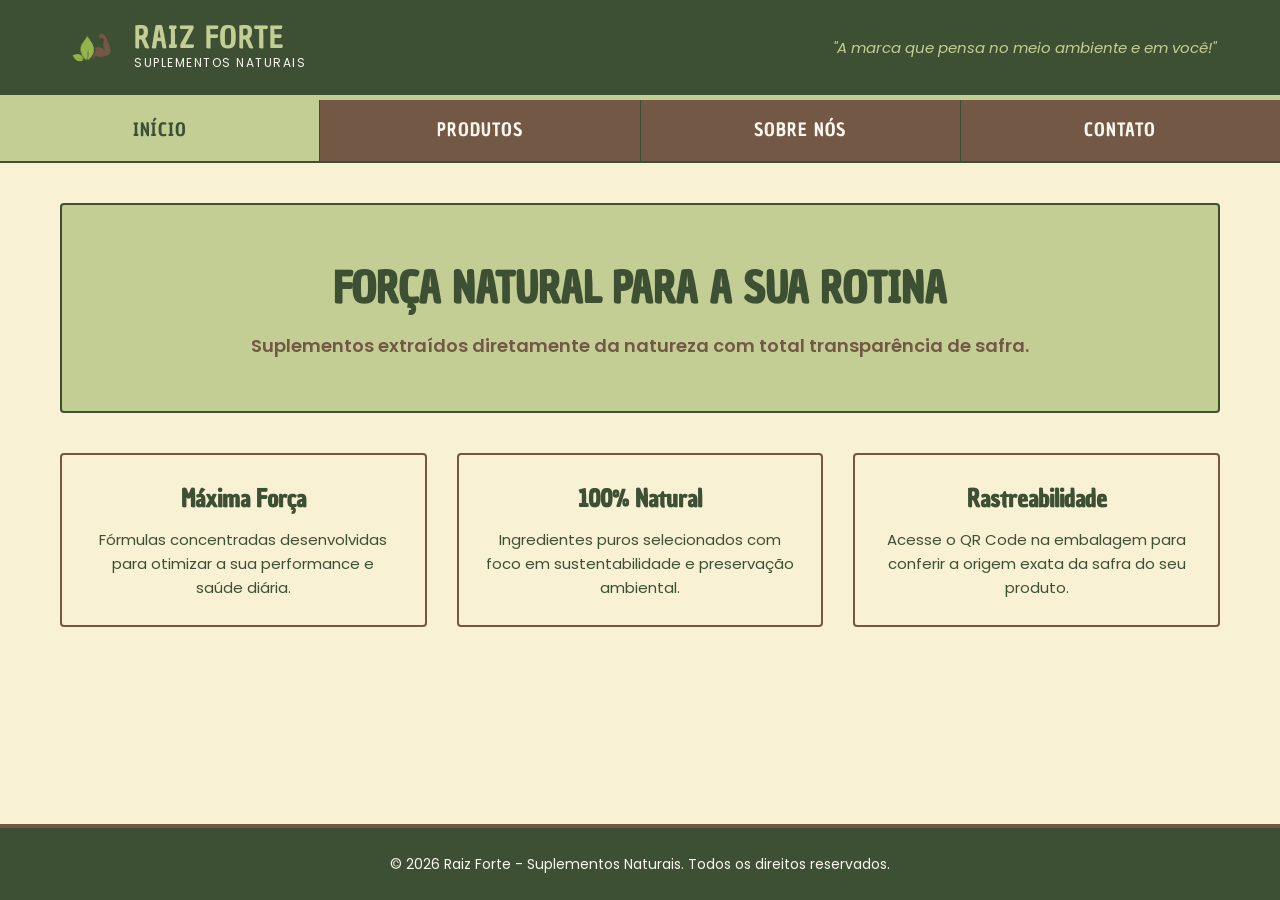
<file: index.html>
<!DOCTYPE html>
<html lang="pt-BR">
<head>
  <meta charset="UTF-8">
  <meta name="viewport" content="width=device-width, initial-scale=1.0">
  <title>Raiz Forte - Suplementos Naturais</title>
  <link rel="preconnect" href="https://fonts.googleapis.com">
  <link rel="preconnect" href="https://fonts.gstatic.com" crossorigin>
  <link href="https://fonts.googleapis.com/css2?family=Chau+Philomene+One:ital@0;1&family=Poppins:ital,wght@0,400;0,600;0,700;1,400&display=swap" rel="stylesheet">
  <link rel="stylesheet" href="assets/css/style.css">
</head>
<body>

  <div id="wrapper">
    
    <header id="site-header">
      <a href="index.html" class="header-brand">
        <img src="assets/imgs/logo.png" alt="Raiz Forte Logo" class="logo-img">
        <div class="logo-text">
          <div class="logo-title">Raiz Forte</div>
          <div class="logo-subtitle">Suplementos Naturais</div>
        </div>
      </a>
      <div class="header-slogan">
        "A marca que pensa no meio ambiente e em você!"
      </div>
    </header>

    <nav id="nav-bar">
      <a href="index.html" class="nav-item active">Início</a>
      <a href="produtos.html" class="nav-item">Produtos</a>
      <a href="sobre.html" class="nav-item">Sobre Nós</a>
      <a href="contato.html" class="nav-item">Contato</a>
    </nav>


    <main>
      <section class="hero-banner">
        <h1>Força Natural para a sua Rotina</h1>
        <p>Suplementos extraídos diretamente da natureza com total transparência de safra.</p>
      </section>

      <div class="card-grid">
        <div class="card">
          
          <h3>Máxima Força</h3>
          <p>Fórmulas concentradas desenvolvidas para otimizar a sua performance e saúde diária.</p>
        </div>
        <div class="card">
          
          <h3>100% Natural</h3>
          <p>Ingredientes puros selecionados com foco em sustentabilidade e preservação ambiental.</p>
        </div>
        <div class="card">
          
          <h3>Rastreabilidade</h3>
          <p>Acesse o QR Code na embalagem para conferir a origem exata da safra do seu produto.</p>
        </div>
      </div>
    </main>

    
    <footer id="site-footer">
      <p>&copy; 2026 Raiz Forte - Suplementos Naturais. Todos os direitos reservados.</p>
      
  </div>

</body>
</html>
</file>
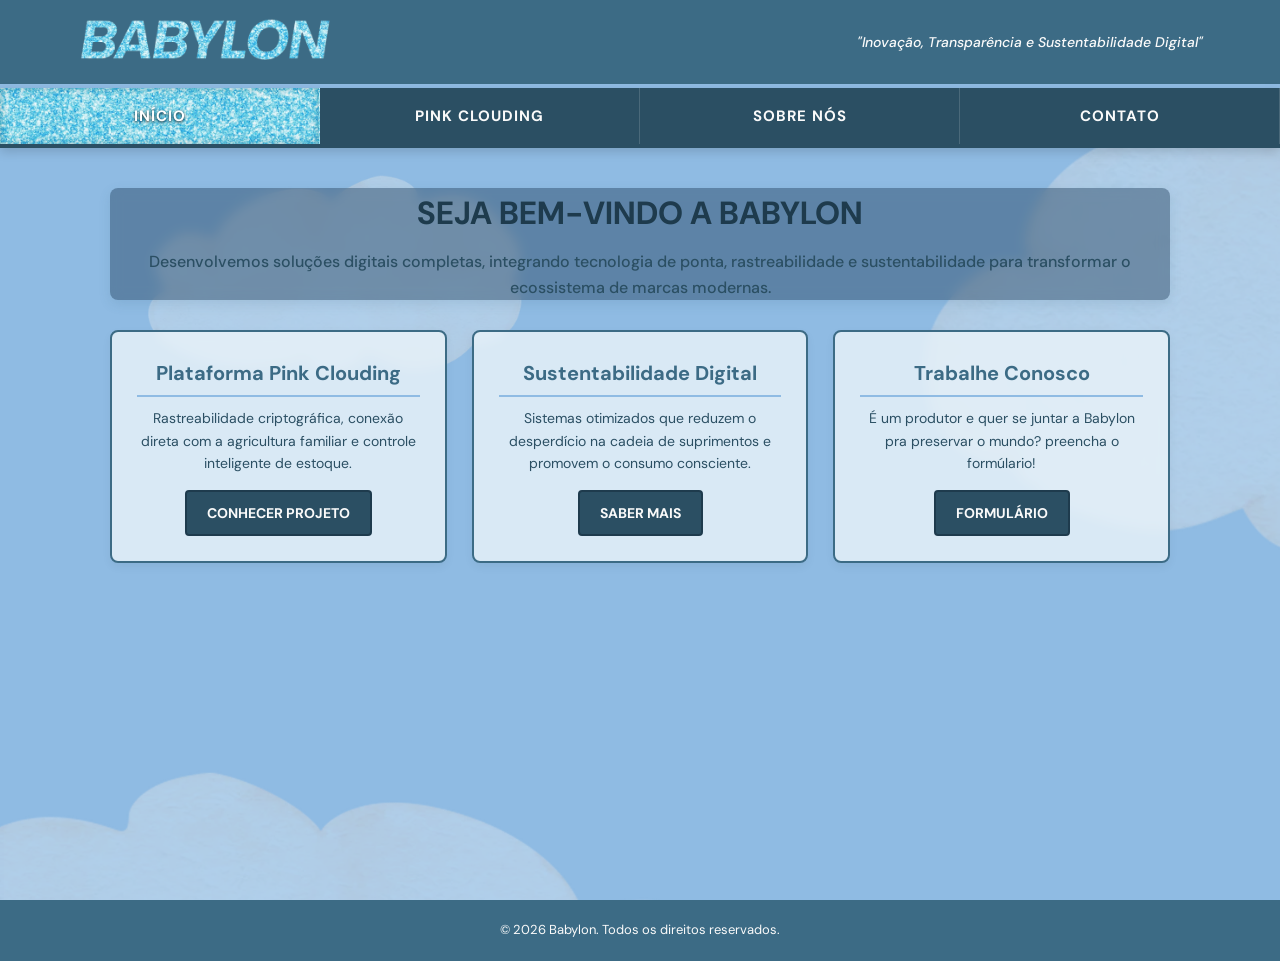
<file: babylon/index.html>
<!DOCTYPE html>
<html lang="pt-BR">
<head>
  <meta charset="UTF-8">
  <meta name="viewport" content="width=device-width, initial-scale=1.0">
  <title>Babylon - Início</title>
  <link rel="preconnect" href="https://fonts.googleapis.com">
  <link rel="preconnect" href="https://fonts.gstatic.com" crossorigin>
  <link href="https://fonts.googleapis.com/css2?family=DM+Sans:wght@400;500;700&display=swap" rel="stylesheet">
  <link rel="stylesheet" href="assets/css/style-babylon.css">
</head>
<body>

  <div id="wrapper">
    
    
    <header id="site-header">
      <a href="index.html" class="header-brand">
        <img src="assets/imgs/logo.png" alt="Babylon Logo" class="logo-img">
      </a>
      <div class="header-slogan">
        "Inovação, Transparência e Sustentabilidade Digital"
      </div>
    </header>

    
    <nav id="nav-bar">
      <a href="index.html" class="nav-item active">Início</a>
      <a href="pink-clouding.html" class="nav-item">Pink Clouding</a>
      <a href="sobre.html" class="nav-item">Sobre Nós</a>
      <a href="contato.html" class="nav-item">Contato</a>
    </nav>

    <!-- Main -->
    <main>
      <section class="hero-banner">
        <h1>Seja bem-vindo a Babylon</h1>
        <p>Desenvolvemos soluções digitais completas, integrando tecnologia de ponta, rastreabilidade e sustentabilidade para transformar o ecossistema de marcas modernas.</p>
      </section>

      <div class="card-grid">
        <div class="card">
          
          <h3>Plataforma Pink Clouding</h3>
          <p>Rastreabilidade criptográfica, conexão direta com a agricultura familiar e controle inteligente de estoque.</p>
          <a href="pink-clouding.html" class="btn-detail">Conhecer Projeto</a>
        </div>
        <div class="card">
          
          <h3>Sustentabilidade Digital</h3>
          <p>Sistemas otimizados que reduzem o desperdício na cadeia de suprimentos e promovem o consumo consciente.</p>
          <a href="sobre.html" class="btn-detail">Saber mais</a>
        </div>
        <div class="card">
          
          <h3>Trabalhe Conosco</h3>
          <p>É um produtor e quer se juntar a Babylon pra preservar o mundo? preencha o formúlario!</p>
          <a href="contato.html" class="btn-detail">Formulário</a>
        </div>
      </div>
    </main>
</div>
  
    <footer id="site-footer">
      <p>&copy; 2026 Babylon. Todos os direitos reservados.</p>
    </footer>

  </div>

</body>
</html>
</file>
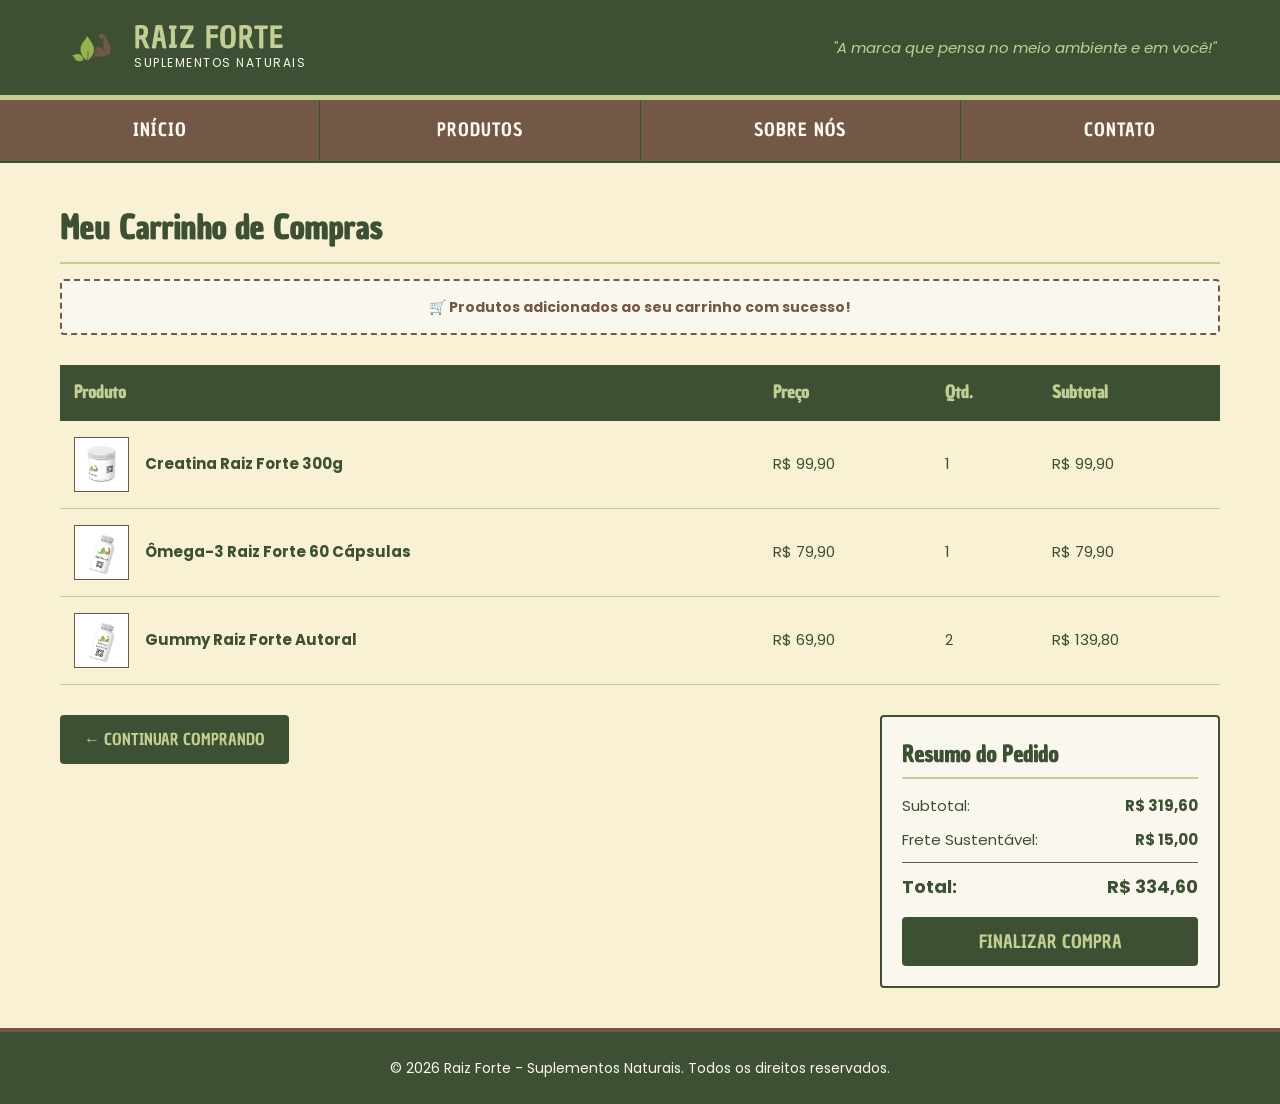
<file: carrinho.html>
<!DOCTYPE html>
<html lang="pt-BR">
<head>
  <meta charset="UTF-8">
  <meta name="viewport" content="width=device-width, initial-scale=1.0">
  <title>Meu Carrinho - Raiz Forte</title>
  <link rel="preconnect" href="https://fonts.googleapis.com">
  <link rel="preconnect" href="https://fonts.gstatic.com" crossorigin>
  <link href="https://fonts.googleapis.com/css2?family=Chau+Philomene+One:ital@0;1&family=Poppins:ital,wght@0,400;0,600;0,700;1,400&display=swap" rel="stylesheet">
  <link rel="stylesheet" href="assets/css/style.css">
</head>
<body>

  <div id="wrapper">
    
    <header id="site-header">
      <a href="index.html" class="header-brand">
        <img src="assets/imgs/logo.png" alt="Raiz Forte Logo" class="logo-img">
        <div class="logo-text">
          <div class="logo-title">Raiz Forte</div>
          <div class="logo-subtitle">Suplementos Naturais</div>
        </div>
      </a>
      <div class="header-slogan">
        "A marca que pensa no meio ambiente e em você!"
      </div>
    </header>

    <nav id="nav-bar">
      <a href="index.html" class="nav-item">Início</a>
      <a href="produtos.html" class="nav-item">Produtos</a>
      <a href="sobre.html" class="nav-item">Sobre Nós</a>
      <a href="contato.html" class="nav-item">Contato</a>
    </nav>


    <main>
      <h2 style="font-family: 'Chau Philomene One', sans-serif; font-size: 32px; color: #3D5033; margin-bottom: 15px; border-bottom: 2px solid #C3CE94; padding-bottom: 8px;">
        Meu Carrinho de Compras
      </h2>

      <div class="cart-notice">
        🛒 <strong>Produtos adicionados ao seu carrinho com sucesso!</strong>
      </div>

      <table class="cart-table">
        <thead>
          <tr>
            <th>Produto</th>
            <th>Preço</th>
            <th>Qtd.</th>
            <th>Subtotal</th>
          </tr>
        </thead>
        <tbody>
          <tr>
            <td>
              <img src="assets/imgs/creatina.png" alt="Creatina" class="cart-item-img">
              <strong>Creatina Raiz Forte 300g</strong>
            </td>
            <td>R$ 99,90</td>
            <td>1</td>
            <td>R$ 99,90</td>
          </tr>
          <tr>
            <td>
              <img src="assets/imgs/omega3.png" alt="Ômega-3" class="cart-item-img">
              <strong>Ômega-3 Raiz Forte 60 Cápsulas</strong>
            </td>
            <td>R$ 79,90</td>
            <td>1</td>
            <td>R$ 79,90</td>
          </tr>
          <tr>
            <td>
              <img src="assets/imgs/Gummyforte.png" alt="Gummy" class="cart-item-img">
              <strong>Gummy Raiz Forte Autoral</strong>
            </td>
            <td>R$ 69,90</td>
            <td>2</td>
            <td>R$ 139,80</td>
          </tr>
        </tbody>
      </table>

      <div class="cart-flex-bottom">
        <a href="produtos.html" class="btn-back">
          ← Continuar Comprando
        </a>

        <div class="cart-summary">
          <h3>Resumo do Pedido</h3>
          <div class="cart-row"><span>Subtotal:</span> <strong>R$ 319,60</strong></div>
          <div class="cart-row"><span>Frete Sustentável:</span> <strong>R$ 15,00</strong></div>
          <div class="cart-row" style="font-size: 18px; color: #3D5033; font-weight: bold; border-top: 1px solid #745846; padding-top: 10px; margin-top: 10px;">
            <span>Total:</span> <strong>R$ 334,60</strong>
          </div>
          <form action="obrigado.html" method="get">
            <button type="submit" class="btn-checkout">Finalizar Compra</button>
          </form>
        </div>
      </div>
    </main>

    
    <footer id="site-footer">
      <p>&copy; 2026 Raiz Forte - Suplementos Naturais. Todos os direitos reservados.</p>
      
    </footer>

  </div>

</body>
</html>
</file>
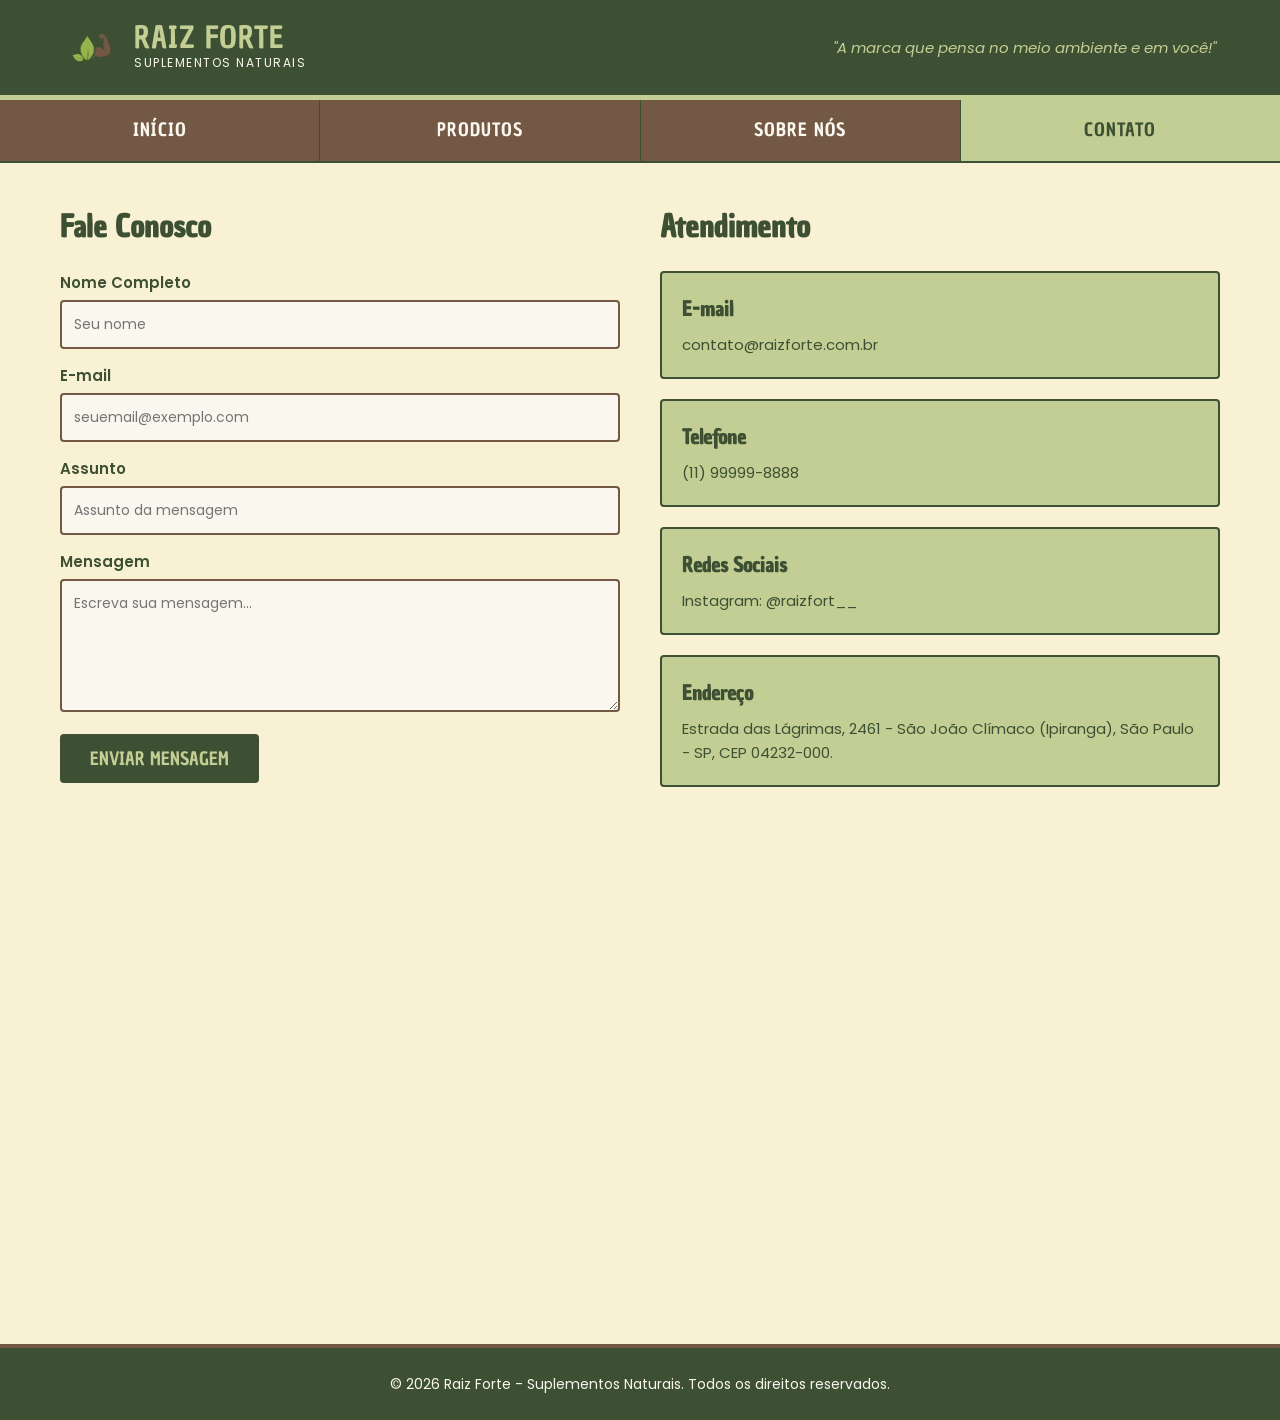
<file: contato.html>
<!DOCTYPE html>
<html lang="pt-BR">

<head>
  <meta charset="UTF-8">
  <meta name="viewport" content="width=device-width, initial-scale=1.0">
  <title>Contato - Raiz Forte</title>
  <link rel="preconnect" href="https://fonts.googleapis.com">
  <link rel="preconnect" href="https://fonts.gstatic.com" crossorigin>
  <link
    href="https://fonts.googleapis.com/css2?family=Chau+Philomene+One:ital@0;1&family=Poppins:ital,wght@0,400;0,600;0,700;1,400&display=swap"
    rel="stylesheet">
  <link rel="stylesheet" href="assets/css/style.css">
</head>

<body>

  <div id="wrapper">

    <header id="site-header">
      <a href="index.html" class="header-brand">
        <img src="assets/imgs/logo.png" alt="Raiz Forte Logo" class="logo-img">
        <div class="logo-text">
          <div class="logo-title">Raiz Forte</div>
          <div class="logo-subtitle">Suplementos Naturais</div>
        </div>
      </a>
      <div class="header-slogan">
        "A marca que pensa no meio ambiente e em você!"
      </div>
    </header>

    <nav id="nav-bar">
      <a href="index.html" class="nav-item">Início</a>
      <a href="produtos.html" class="nav-item">Produtos</a>
      <a href="sobre.html" class="nav-item">Sobre Nós</a>
      <a href="contato.html" class="nav-item active">Contato</a>
    </nav>


    <main>
      <div class="contact-container">
        <div class="contact-left">
          <h2
            style="font-family: 'Chau Philomene One', sans-serif; font-size: 30px; color: #3D5033; margin-bottom: 20px;">
            Fale Conosco
          </h2>
          <form action="obrigado.html" method="get">
            <div class="form-group">
              <label for="nome">Nome Completo</label>
              <input type="text" id="nome" name="nome" placeholder="Seu nome" required>
            </div>
            <div class="form-group">
              <label for="email">E-mail</label>
              <input type="email" id="email" name="email" placeholder="seuemail@exemplo.com" required>
            </div>
            <div class="form-group">
              <label for="assunto">Assunto</label>
              <input type="text" id="assunto" name="assunto" placeholder="Assunto da mensagem" required>
            </div>
            <div class="form-group">
              <label for="mensagem">Mensagem</label>
              <textarea id="mensagem" name="mensagem" rows="5" placeholder="Escreva sua mensagem..."
                required></textarea>
            </div>
            <button type="submit" class="btn-submit">Enviar Mensagem</button>
          </form>
        </div>

        <div class="contact-right">
          <h2
            style="font-family: 'Chau Philomene One', sans-serif; font-size: 30px; color: #3D5033; margin-bottom: 20px;">
            Atendimento
          </h2>

          <div class="info-card">
            <h4>E-mail</h4>
            <p>contato@raizforte.com.br</p>
          </div>

          <div class="info-card">
            <h4>Telefone</h4>
            <p>(11) 99999-8888</p>
          </div>

          <div class="info-card">
            <h4>Redes Sociais</h4>
            <p>Instagram: @raizfort__</p>
          </div>

          <div class="info-card">
            <h4>Endereço</h4>
            <p>Estrada das Lágrimas, 2461 - São João Clímaco (Ipiranga), São Paulo - SP, CEP 04232-000.</p>
          </div>
        </div>
        <div>
          <iframe
            src="https://www.google.com/maps/embed?pb=!1m18!1m12!1m3!1d3655.4911221274892!2d-46.59405612591896!3d-23.622576563841626!2m3!1f0!2f0!3f0!3m2!1i1024!2i768!4f13.1!3m3!1m2!1s0x94ce5c9dcb25bf6b%3A0xd37d9129d7f88db2!2sEstr.%20das%20L%C3%A1grimas%2C%202461%20-%20Ipiranga%2C%20S%C3%A3o%20Paulo%20-%20SP%2C%2004244-000!5e0!3m2!1spt-BR!2sbr!4v1793278569411!5m2!1spt-BR!2sbr"
            width="600" height="450" style="border:0;" allowfullscreen="" loading="lazy"
            referrerpolicy="strict-origin-when-cross-origin">
          </iframe>

        </div>
      </div>
    </main>


    <footer id="site-footer">
      <p>&copy; 2026 Raiz Forte - Suplementos Naturais. Todos os direitos reservados.</p>

    </footer>

  </div>

</body>

</html>
</file>
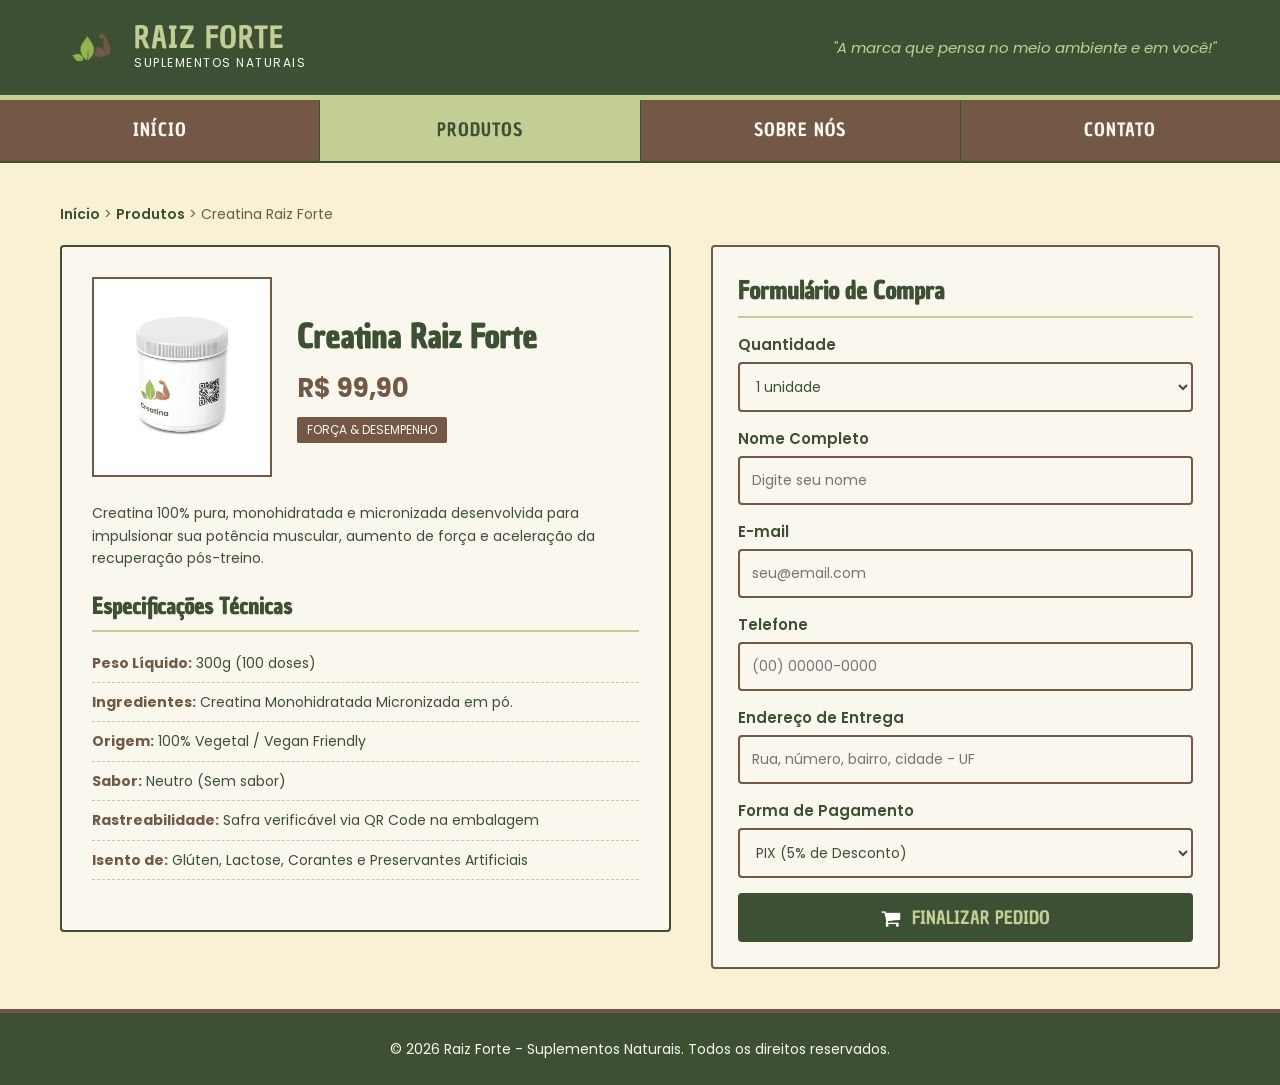
<file: creatina.html>
<!DOCTYPE html>
<html lang="pt-BR">
<head>
  <meta charset="UTF-8">
  <meta name="viewport" content="width=device-width, initial-scale=1.0">
  <title>Creatina Raiz Forte - Raiz Forte</title>
  <link rel="preconnect" href="https://fonts.googleapis.com">
  <link rel="preconnect" href="https://fonts.gstatic.com" crossorigin>
  <link href="https://fonts.googleapis.com/css2?family=Chau+Philomene+One:ital@0;1&family=Poppins:ital,wght@0,400;0,600;0,700;1,400&display=swap" rel="stylesheet">
  <link rel="stylesheet" href="assets/css/style.css">
</head>
<body>

  <div id="wrapper">
    
    <header id="site-header">
      <a href="index.html" class="header-brand">
        <img src="assets/imgs/logo.png" alt="Raiz Forte Logo" class="logo-img">
        <div class="logo-text">
          <div class="logo-title">Raiz Forte</div>
          <div class="logo-subtitle">Suplementos Naturais</div>
        </div>
      </a>
      <div class="header-slogan">
        "A marca que pensa no meio ambiente e em você!"
      </div>
    </header>

    <nav id="nav-bar">
      <a href="index.html" class="nav-item">Início</a>
      <a href="produtos.html" class="nav-item active">Produtos</a>
      <a href="sobre.html" class="nav-item">Sobre Nós</a>
      <a href="contato.html" class="nav-item">Contato</a>
    </nav>


    <main>
      <div class="breadcrumb">
        <a href="index.html">Início</a> &gt; <a href="produtos.html">Produtos</a> &gt; Creatina Raiz Forte
      </div>

      <div class="product-page-container">
        <!-- Coluna de Especificações do Produto -->
        <div class="product-details-col">
          <div class="product-header">
            <div class="product-img-box">
              <img src="assets/imgs/creatina.png" alt="Creatina Raiz Forte">
            </div>
            <div>
              <h1 class="product-title">Creatina Raiz Forte</h1>
              <div class="product-price">R$ 99,90</div>
              <span class="product-tag">Força & Desempenho</span>
            </div>
          </div>

          <p style="font-size: 14px; margin-bottom: 15px; color: #3D5033;">Creatina 100% pura, monohidratada e micronizada desenvolvida para impulsionar sua potência muscular, aumento de força e aceleração da recuperação pós-treino.</p>

          <h3 class="specs-title">Especificações Técnicas</h3>
          <ul class="specs-list">
            <li><strong>Peso Líquido:</strong> 300g (100 doses)</li><li><strong>Ingredientes:</strong> Creatina Monohidratada Micronizada em pó.</li><li><strong>Origem:</strong> 100% Vegetal / Vegan Friendly</li><li><strong>Sabor:</strong> Neutro (Sem sabor)</li><li><strong>Rastreabilidade:</strong> Safra verificável via QR Code na embalagem</li><li><strong>Isento de:</strong> Glúten, Lactose, Corantes e Preservantes Artificiais</li>
          </ul>
        </div>

        <!-- Coluna do Formulário de Compra -->
        <div class="buy-form-col">
          <h2 class="buy-form-title">Formulário de Compra</h2>
          <form action="carrinho.html" method="get">
            <div class="form-group">
              <label for="qtd">Quantidade</label>
              <select id="qtd" name="qtd">
                <option value="1">1 unidade</option>
                <option value="2">2 unidades</option>
                <option value="3">3 unidades</option>
                <option value="5">5 unidades</option>
              </select>
            </div>
            <div class="form-group">
              <label for="nome">Nome Completo</label>
              <input type="text" id="nome" name="nome" required placeholder="Digite seu nome">
            </div>
            <div class="form-group">
              <label for="email">E-mail</label>
              <input type="email" id="email" name="email" required placeholder="seu@email.com">
            </div>
            <div class="form-group">
              <label for="telefone">Telefone</label>
              <input type="tel" id="telefone" name="telefone" required placeholder="(00) 00000-0000">
            </div>
            <div class="form-group">
              <label for="endereco">Endereço de Entrega</label>
              <input type="text" id="endereco" name="endereco" required placeholder="Rua, número, bairro, cidade - UF">
            </div>
            <div class="form-group">
              <label for="pagamento">Forma de Pagamento</label>
              <select id="pagamento" name="pagamento">
                <option value="pix">PIX (5% de Desconto)</option>
                <option value="cartao">Cartão de Crédito</option>
                <option value="boleto">Boleto Bancário</option>
              </select>
            </div>
            <button type="submit" class="btn-checkout">
              <span class="cart-icon-box">
                <img src="assets/imgs/carrinho branco.png" alt="Carrinho">
              </span>
              Finalizar Pedido
            </button>
          </form>
        </div>
      </div>
    </main>

    
    <footer id="site-footer">
      <p>&copy; 2026 Raiz Forte - Suplementos Naturais. Todos os direitos reservados.</p>
      
    </footer>

  </div>

</body>
</html>
</file>
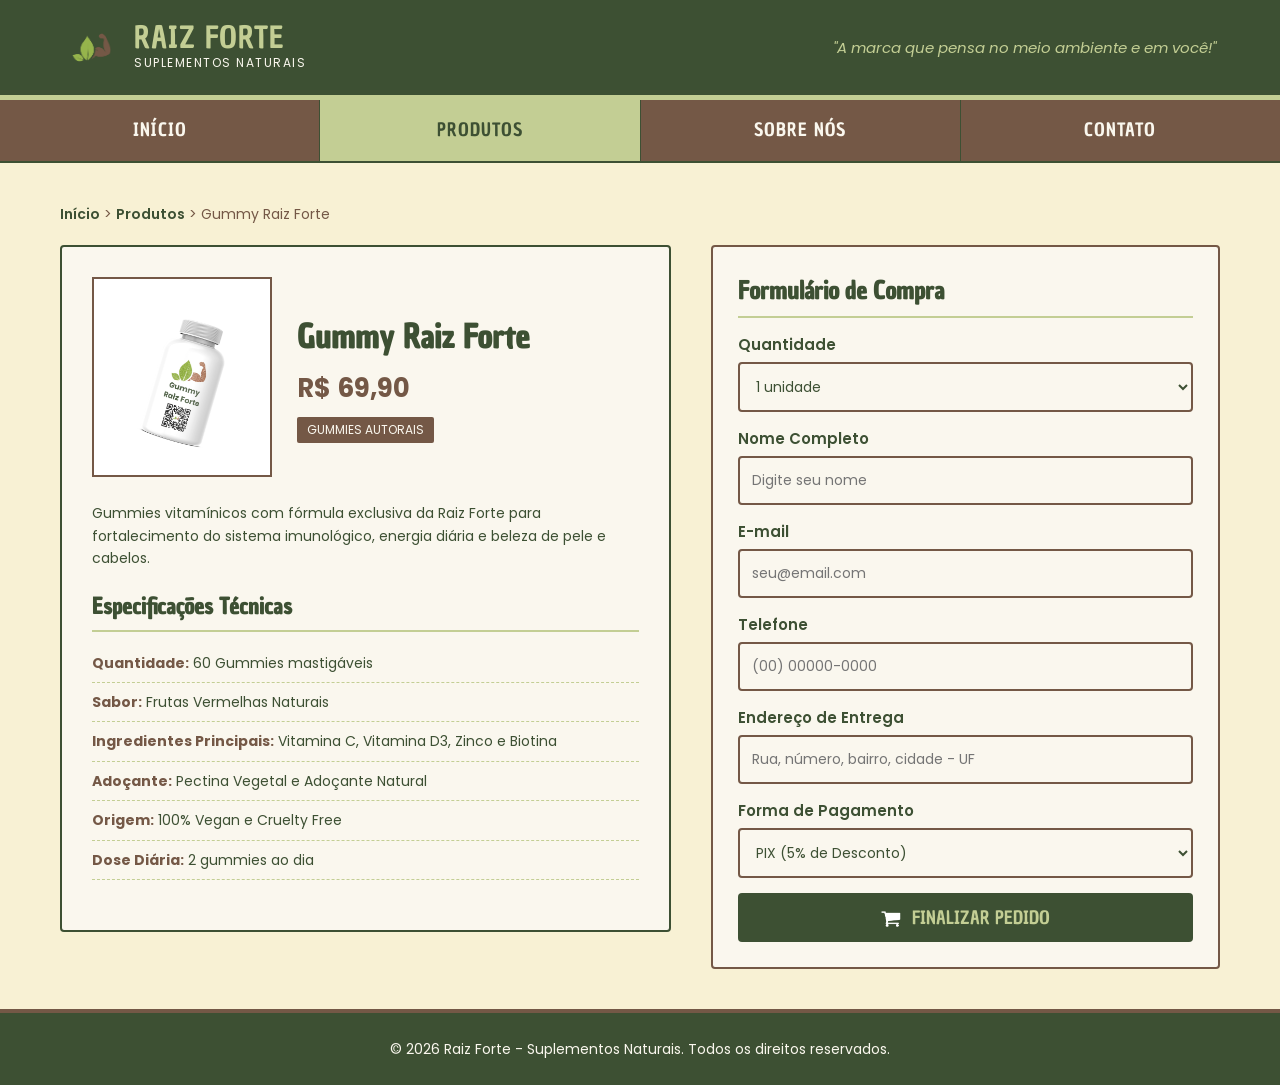
<file: gummy.html>
<!DOCTYPE html>
<html lang="pt-BR">
<head>
  <meta charset="UTF-8">
  <meta name="viewport" content="width=device-width, initial-scale=1.0">
  <title>Gummy Raiz Forte - Raiz Forte</title>
  <link rel="preconnect" href="https://fonts.googleapis.com">
  <link rel="preconnect" href="https://fonts.gstatic.com" crossorigin>
  <link href="https://fonts.googleapis.com/css2?family=Chau+Philomene+One:ital@0;1&family=Poppins:ital,wght@0,400;0,600;0,700;1,400&display=swap" rel="stylesheet">
  <link rel="stylesheet" href="assets/css/style.css">
</head>
<body>

  <div id="wrapper">
    
    <header id="site-header">
      <a href="index.html" class="header-brand">
        <img src="assets/imgs/logo.png" alt="Raiz Forte Logo" class="logo-img">
        <div class="logo-text">
          <div class="logo-title">Raiz Forte</div>
          <div class="logo-subtitle">Suplementos Naturais</div>
        </div>
      </a>
      <div class="header-slogan">
        "A marca que pensa no meio ambiente e em você!"
      </div>
    </header>

    <nav id="nav-bar">
      <a href="index.html" class="nav-item">Início</a>
      <a href="produtos.html" class="nav-item active">Produtos</a>
      <a href="sobre.html" class="nav-item">Sobre Nós</a>
      <a href="contato.html" class="nav-item">Contato</a>
    </nav>


    <main>
      <div class="breadcrumb">
        <a href="index.html">Início</a> &gt; <a href="produtos.html">Produtos</a> &gt; Gummy Raiz Forte
      </div>

      <div class="product-page-container">
        <!-- Coluna de Especificações do Produto -->
        <div class="product-details-col">
          <div class="product-header">
            <div class="product-img-box">
              <img src="assets/imgs/Gummyforte.png" alt="Gummy Raiz Forte">
            </div>
            <div>
              <h1 class="product-title">Gummy Raiz Forte</h1>
              <div class="product-price">R$ 69,90</div>
              <span class="product-tag">Gummies Autorais</span>
            </div>
          </div>

          <p style="font-size: 14px; margin-bottom: 15px; color: #3D5033;">Gummies vitamínicos com fórmula exclusiva da Raiz Forte para fortalecimento do sistema imunológico, energia diária e beleza de pele e cabelos.</p>

          <h3 class="specs-title">Especificações Técnicas</h3>
          <ul class="specs-list">
            <li><strong>Quantidade:</strong> 60 Gummies mastigáveis</li><li><strong>Sabor:</strong> Frutas Vermelhas Naturais</li><li><strong>Ingredientes Principais:</strong> Vitamina C, Vitamina D3, Zinco e Biotina</li><li><strong>Adoçante:</strong> Pectina Vegetal e Adoçante Natural</li><li><strong>Origem:</strong> 100% Vegan e Cruelty Free</li><li><strong>Dose Diária:</strong> 2 gummies ao dia</li>
          </ul>
        </div>

        <!-- Coluna do Formulário de Compra -->
        <div class="buy-form-col">
          <h2 class="buy-form-title">Formulário de Compra</h2>
          <form action="carrinho.html" method="get">
            <div class="form-group">
              <label for="qtd">Quantidade</label>
              <select id="qtd" name="qtd">
                <option value="1">1 unidade</option>
                <option value="2">2 unidades</option>
                <option value="3">3 unidades</option>
                <option value="5">5 unidades</option>
              </select>
            </div>
            <div class="form-group">
              <label for="nome">Nome Completo</label>
              <input type="text" id="nome" name="nome" required placeholder="Digite seu nome">
            </div>
            <div class="form-group">
              <label for="email">E-mail</label>
              <input type="email" id="email" name="email" required placeholder="seu@email.com">
            </div>
            <div class="form-group">
              <label for="telefone">Telefone</label>
              <input type="tel" id="telefone" name="telefone" required placeholder="(00) 00000-0000">
            </div>
            <div class="form-group">
              <label for="endereco">Endereço de Entrega</label>
              <input type="text" id="endereco" name="endereco" required placeholder="Rua, número, bairro, cidade - UF">
            </div>
            <div class="form-group">
              <label for="pagamento">Forma de Pagamento</label>
              <select id="pagamento" name="pagamento">
                <option value="pix">PIX (5% de Desconto)</option>
                <option value="cartao">Cartão de Crédito</option>
                <option value="boleto">Boleto Bancário</option>
              </select>
            </div>
            <button type="submit" class="btn-checkout">
              <span class="cart-icon-box">
                <img src="assets/imgs/carrinho branco.png" alt="Carrinho">
              </span>
              Finalizar Pedido
            </button>
          </form>
        </div>
      </div>
    </main>

    
    <footer id="site-footer">
      <p>&copy; 2026 Raiz Forte - Suplementos Naturais. Todos os direitos reservados.</p>
      
    </footer>

  </div>

</body>
</html>
</file>
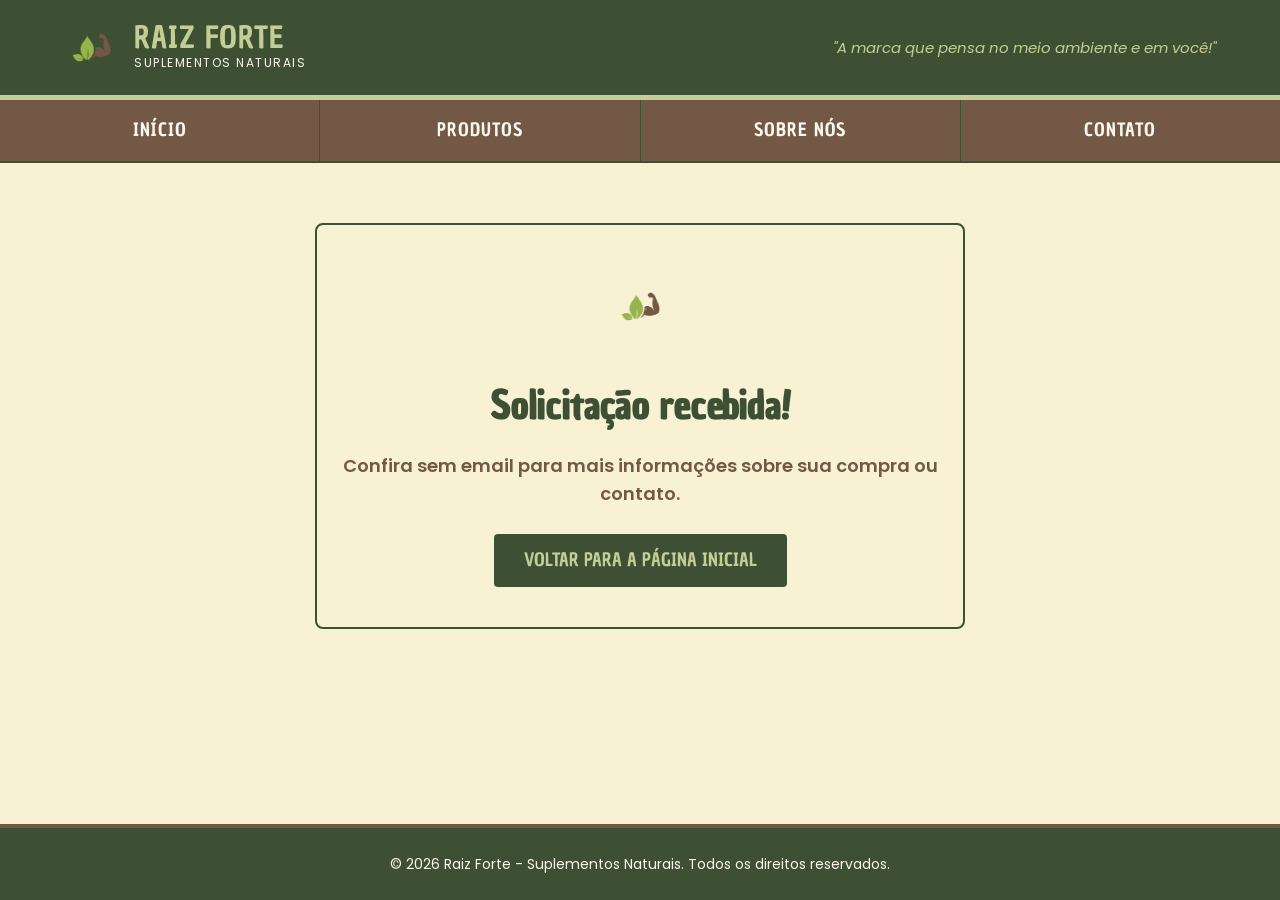
<file: obrigado.html>
<!DOCTYPE html>
<html lang="pt-BR">
<head>
  <meta charset="UTF-8">
  <meta name="viewport" content="width=device-width, initial-scale=1.0">
  <title>Obrigado! - Raiz Forte</title>
  <link rel="preconnect" href="https://fonts.googleapis.com">
  <link rel="preconnect" href="https://fonts.gstatic.com" crossorigin>
  <link href="https://fonts.googleapis.com/css2?family=Chau+Philomene+One:ital@0;1&family=Poppins:ital,wght@0,400;0,600;0,700;1,400&display=swap" rel="stylesheet">
  <link rel="stylesheet" href="assets/css/style.css">
</head>
<body>

  <div id="wrapper">
    
    <header id="site-header">
      <a href="index.html" class="header-brand">
        <img src="assets/imgs/logo.png" alt="Raiz Forte Logo" class="logo-img">
        <div class="logo-text">
          <div class="logo-title">Raiz Forte</div>
          <div class="logo-subtitle">Suplementos Naturais</div>
        </div>
      </a>
      <div class="header-slogan">
        "A marca que pensa no meio ambiente e em você!"
      </div>
    </header>

    <nav id="nav-bar">
      <a href="index.html" class="nav-item">Início</a>
      <a href="produtos.html" class="nav-item">Produtos</a>
      <a href="sobre.html" class="nav-item">Sobre Nós</a>
      <a href="contato.html" class="nav-item">Contato</a>
    </nav>


    <main style="text-align: center; padding: 60px 20px;">
      <div style="background-color: #f8f1d4; border: 2px solid #3D5033; padding: 40px 20px; border-radius: 8px; max-width: 650px; margin: 0 auto;">
        <div style="font-size: 60px; margin-bottom: 15px;"> <img src="assets/imgs/logo.png" alt="Raiz Forte Logo" class="logo-img"> </div>
        <h1 style="font-family: 'Chau Philomene One', sans-serif; font-size: 38px; color: #3D5033; margin-bottom: 15px;">
          Solicitação recebida!
        </h1>
        <p style="font-size: 18px; color: #745846; font-weight: 600; margin-bottom: 25px;">
          Confira sem email para mais informações sobre sua compra ou contato.
        </p>
        <a href="index.html" class="btn-detail" style="font-size: 18px; padding: 12px 30px;">
          Voltar para a Página Inicial
        </a>
      </div>
    </main>

    
    <footer id="site-footer">
      <p>&copy; 2026 Raiz Forte - Suplementos Naturais. Todos os direitos reservados.</p>
      
  </div>

</body>
</html>
</file>
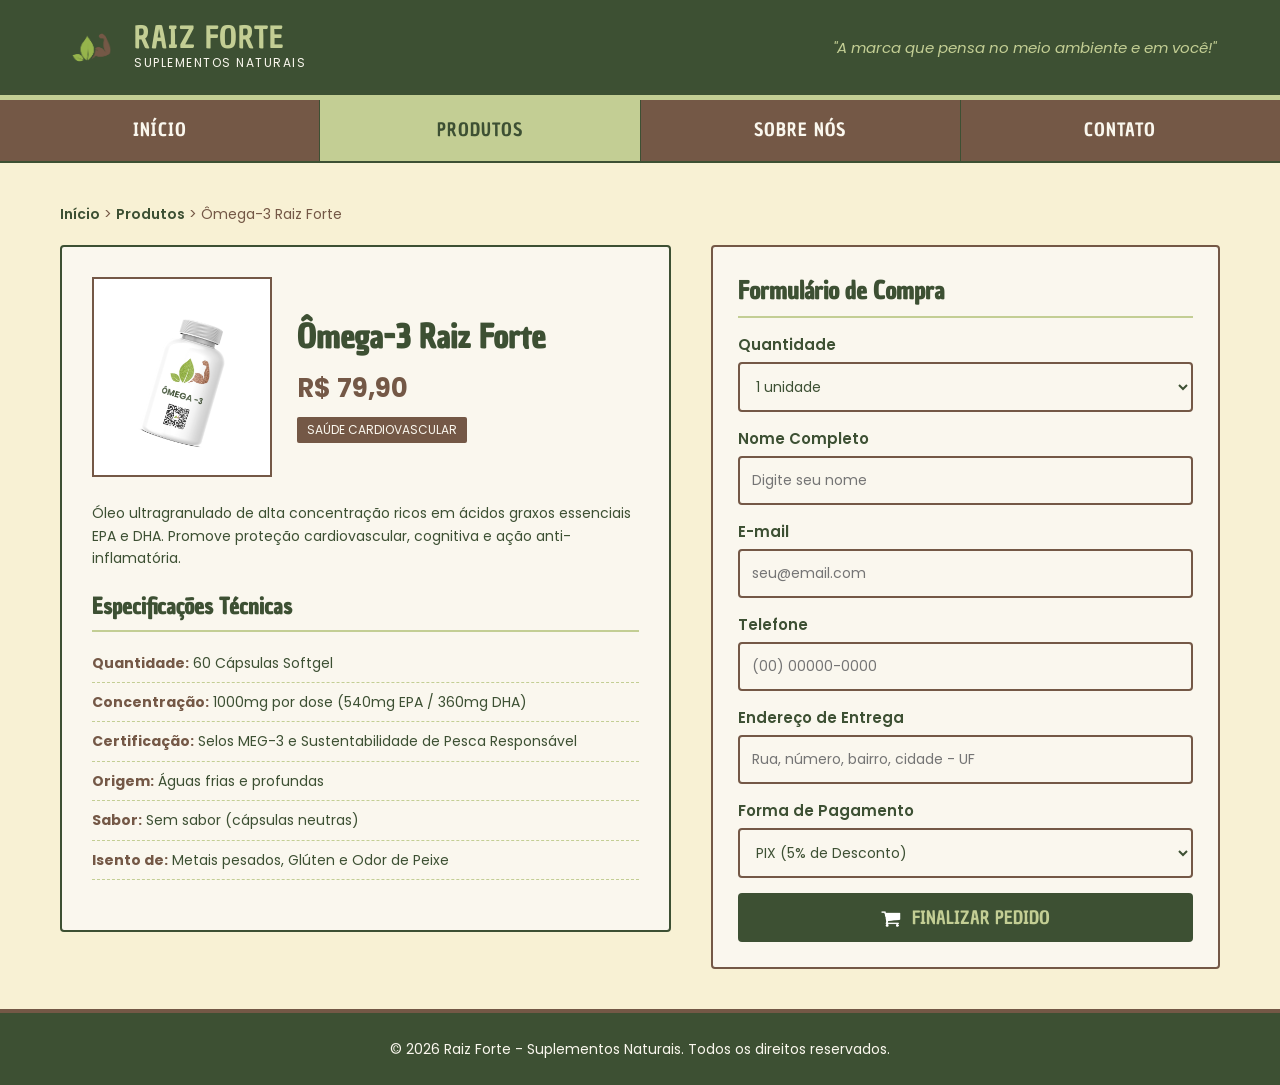
<file: omega3.html>
<!DOCTYPE html>
<html lang="pt-BR">
<head>
  <meta charset="UTF-8">
  <meta name="viewport" content="width=device-width, initial-scale=1.0">
  <title>Ômega-3 Raiz Forte - Raiz Forte</title>
  <link rel="preconnect" href="https://fonts.googleapis.com">
  <link rel="preconnect" href="https://fonts.gstatic.com" crossorigin>
  <link href="https://fonts.googleapis.com/css2?family=Chau+Philomene+One:ital@0;1&family=Poppins:ital,wght@0,400;0,600;0,700;1,400&display=swap" rel="stylesheet">
  <link rel="stylesheet" href="assets/css/style.css">
</head>
<body>

  <div id="wrapper">
    
    <header id="site-header">
      <a href="index.html" class="header-brand">
        <img src="assets/imgs/logo.png" alt="Raiz Forte Logo" class="logo-img">
        <div class="logo-text">
          <div class="logo-title">Raiz Forte</div>
          <div class="logo-subtitle">Suplementos Naturais</div>
        </div>
      </a>
      <div class="header-slogan">
        "A marca que pensa no meio ambiente e em você!"
      </div>
    </header>

    <nav id="nav-bar">
      <a href="index.html" class="nav-item">Início</a>
      <a href="produtos.html" class="nav-item active">Produtos</a>
      <a href="sobre.html" class="nav-item">Sobre Nós</a>
      <a href="contato.html" class="nav-item">Contato</a>
    </nav>


    <main>
      <div class="breadcrumb">
        <a href="index.html">Início</a> &gt; <a href="produtos.html">Produtos</a> &gt; Ômega-3 Raiz Forte
      </div>

      <div class="product-page-container">
        <!-- Coluna de Especificações do Produto -->
        <div class="product-details-col">
          <div class="product-header">
            <div class="product-img-box">
              <img src="assets/imgs/omega3.png" alt="Ômega-3 Raiz Forte">
            </div>
            <div>
              <h1 class="product-title">Ômega-3 Raiz Forte</h1>
              <div class="product-price">R$ 79,90</div>
              <span class="product-tag">Saúde Cardiovascular</span>
            </div>
          </div>

          <p style="font-size: 14px; margin-bottom: 15px; color: #3D5033;">Óleo ultragranulado de alta concentração ricos em ácidos graxos essenciais EPA e DHA. Promove proteção cardiovascular, cognitiva e ação anti-inflamatória.</p>

          <h3 class="specs-title">Especificações Técnicas</h3>
          <ul class="specs-list">
            <li><strong>Quantidade:</strong> 60 Cápsulas Softgel</li><li><strong>Concentração:</strong> 1000mg por dose (540mg EPA / 360mg DHA)</li><li><strong>Certificação:</strong> Selos MEG-3 e Sustentabilidade de Pesca Responsável</li><li><strong>Origem:</strong> Águas frias e profundas</li><li><strong>Sabor:</strong> Sem sabor (cápsulas neutras)</li><li><strong>Isento de:</strong> Metais pesados, Glúten e Odor de Peixe</li>
          </ul>
        </div>

        <!-- Coluna do Formulário de Compra -->
        <div class="buy-form-col">
          <h2 class="buy-form-title">Formulário de Compra</h2>
          <form action="carrinho.html" method="get">
            <div class="form-group">
              <label for="qtd">Quantidade</label>
              <select id="qtd" name="qtd">
                <option value="1">1 unidade</option>
                <option value="2">2 unidades</option>
                <option value="3">3 unidades</option>
                <option value="5">5 unidades</option>
              </select>
            </div>
            <div class="form-group">
              <label for="nome">Nome Completo</label>
              <input type="text" id="nome" name="nome" required placeholder="Digite seu nome">
            </div>
            <div class="form-group">
              <label for="email">E-mail</label>
              <input type="email" id="email" name="email" required placeholder="seu@email.com">
            </div>
            <div class="form-group">
              <label for="telefone">Telefone</label>
              <input type="tel" id="telefone" name="telefone" required placeholder="(00) 00000-0000">
            </div>
            <div class="form-group">
              <label for="endereco">Endereço de Entrega</label>
              <input type="text" id="endereco" name="endereco" required placeholder="Rua, número, bairro, cidade - UF">
            </div>
            <div class="form-group">
              <label for="pagamento">Forma de Pagamento</label>
              <select id="pagamento" name="pagamento">
                <option value="pix">PIX (5% de Desconto)</option>
                <option value="cartao">Cartão de Crédito</option>
                <option value="boleto">Boleto Bancário</option>
              </select>
            </div>
            <button type="submit" class="btn-checkout">
              <span class="cart-icon-box">
                <img src="assets/imgs/carrinho branco.png" alt="Carrinho">
              </span>
              Finalizar Pedido
            </button>
          </form>
        </div>
      </div>
    </main>

    
    <footer id="site-footer">
      <p>&copy; 2026 Raiz Forte - Suplementos Naturais. Todos os direitos reservados.</p>
     
    </footer>

  </div>

</body>
</html>
</file>
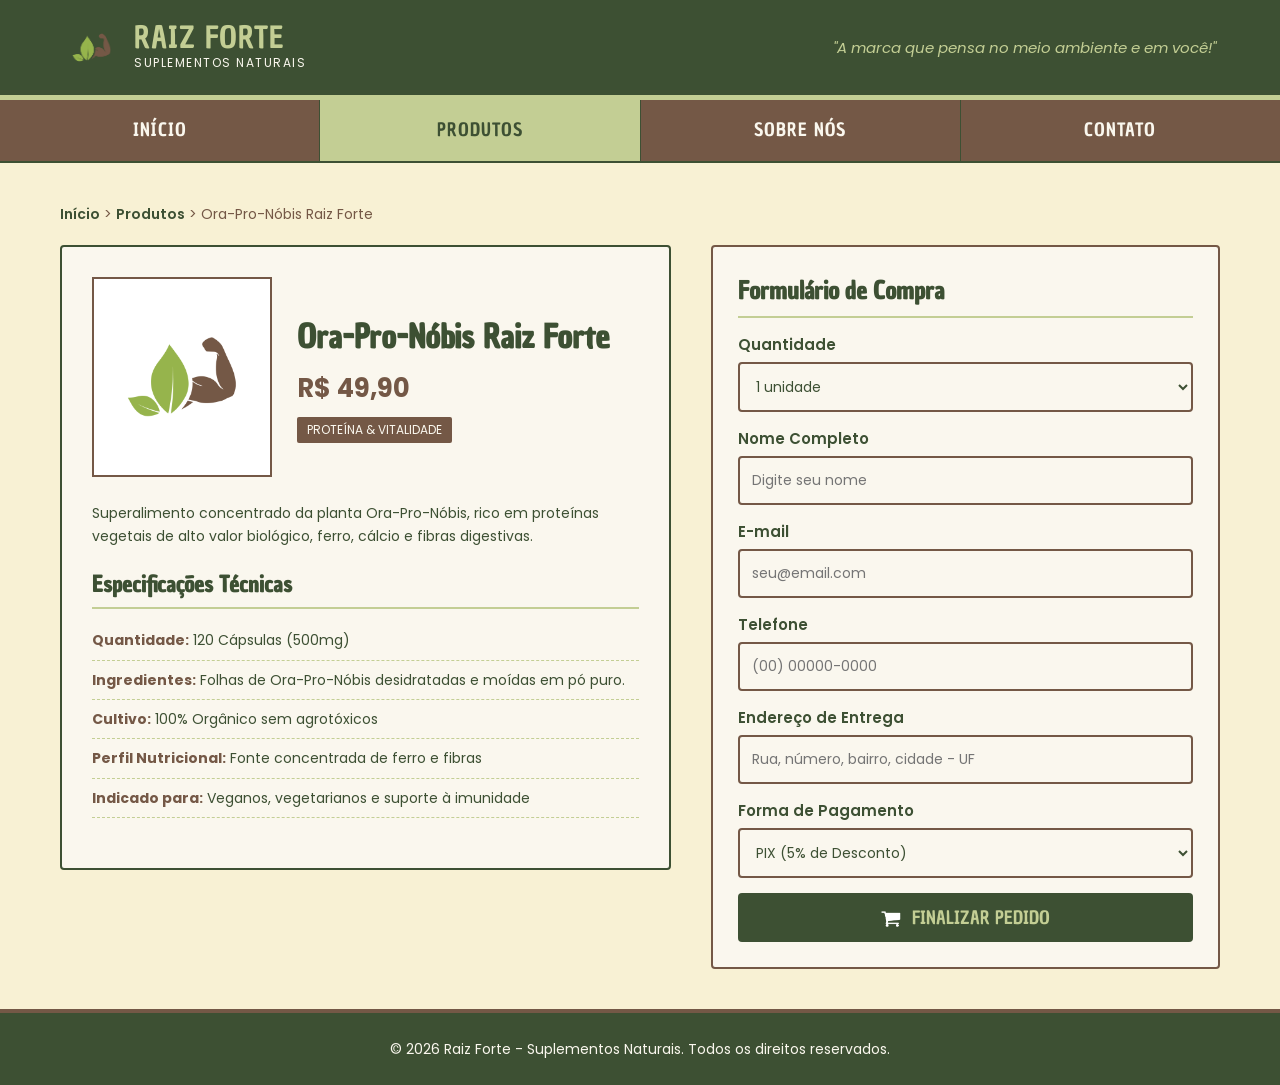
<file: orapronobis.html>
<!DOCTYPE html>
<html lang="pt-BR">
<head>
  <meta charset="UTF-8">
  <meta name="viewport" content="width=device-width, initial-scale=1.0">
  <title>Ora-Pro-Nóbis Raiz Forte - Raiz Forte</title>
  <link rel="preconnect" href="https://fonts.googleapis.com">
  <link rel="preconnect" href="https://fonts.gstatic.com" crossorigin>
  <link href="https://fonts.googleapis.com/css2?family=Chau+Philomene+One:ital@0;1&family=Poppins:ital,wght@0,400;0,600;0,700;1,400&display=swap" rel="stylesheet">
  <link rel="stylesheet" href="assets/css/style.css">
</head>
<body>

  <div id="wrapper">
    
    <header id="site-header">
      <a href="index.html" class="header-brand">
        <img src="assets/imgs/logo.png" alt="Raiz Forte Logo" class="logo-img">
        <div class="logo-text">
          <div class="logo-title">Raiz Forte</div>
          <div class="logo-subtitle">Suplementos Naturais</div>
        </div>
      </a>
      <div class="header-slogan">
        "A marca que pensa no meio ambiente e em você!"
      </div>
    </header>

    <nav id="nav-bar">
      <a href="index.html" class="nav-item">Início</a>
      <a href="produtos.html" class="nav-item active">Produtos</a>
      <a href="sobre.html" class="nav-item">Sobre Nós</a>
      <a href="contato.html" class="nav-item">Contato</a>
    </nav>


    <main>
      <div class="breadcrumb">
        <a href="index.html">Início</a> &gt; <a href="produtos.html">Produtos</a> &gt; Ora-Pro-Nóbis Raiz Forte
      </div>

      <div class="product-page-container">
        <!-- Coluna de Especificações do Produto -->
        <div class="product-details-col">
          <div class="product-header">
            <div class="product-img-box">
              <img src="assets/imgs/logo.png" alt="Ora-Pro-Nóbis Raiz Forte">
            </div>
            <div>
              <h1 class="product-title">Ora-Pro-Nóbis Raiz Forte</h1>
              <div class="product-price">R$ 49,90</div>
              <span class="product-tag">Proteína & Vitalidade</span>
            </div>
          </div>

          <p style="font-size: 14px; margin-bottom: 15px; color: #3D5033;">Superalimento concentrado da planta Ora-Pro-Nóbis, rico em proteínas vegetais de alto valor biológico, ferro, cálcio e fibras digestivas.</p>

          <h3 class="specs-title">Especificações Técnicas</h3>
          <ul class="specs-list">
            <li><strong>Quantidade:</strong> 120 Cápsulas (500mg)</li><li><strong>Ingredientes:</strong> Folhas de Ora-Pro-Nóbis desidratadas e moídas em pó puro.</li><li><strong>Cultivo:</strong> 100% Orgânico sem agrotóxicos</li><li><strong>Perfil Nutricional:</strong> Fonte concentrada de ferro e fibras</li><li><strong>Indicado para:</strong> Veganos, vegetarianos e suporte à imunidade</li>
          </ul>
        </div>

         <!-- Coluna do Formulário de Compra -->
        <div class="buy-form-col">
          <h2 class="buy-form-title">Formulário de Compra</h2>
          <form action="carrinho.html" method="get">
            <div class="form-group">
              <label for="qtd">Quantidade</label>
              <select id="qtd" name="qtd">
                <option value="1">1 unidade</option>
                <option value="2">2 unidades</option>
                <option value="3">3 unidades</option>
                <option value="5">5 unidades</option>
              </select>
            </div>
            <div class="form-group">
              <label for="nome">Nome Completo</label>
              <input type="text" id="nome" name="nome" required placeholder="Digite seu nome">
            </div>
            <div class="form-group">
              <label for="email">E-mail</label>
              <input type="email" id="email" name="email" required placeholder="seu@email.com">
            </div>
            <div class="form-group">
              <label for="telefone">Telefone</label>
              <input type="tel" id="telefone" name="telefone" required placeholder="(00) 00000-0000">
            </div>
            <div class="form-group">
              <label for="endereco">Endereço de Entrega</label>
              <input type="text" id="endereco" name="endereco" required placeholder="Rua, número, bairro, cidade - UF">
            </div>
            <div class="form-group">
              <label for="pagamento">Forma de Pagamento</label>
              <select id="pagamento" name="pagamento">
                <option value="pix">PIX (5% de Desconto)</option>
                <option value="cartao">Cartão de Crédito</option>
                <option value="boleto">Boleto Bancário</option>
              </select>
            </div>
            <button type="submit" class="btn-checkout">
              <span class="cart-icon-box">
                <img src="assets/imgs/carrinho branco.png" alt="Carrinho">
              </span>
              Finalizar Pedido
            </button>
          </form>
        </div>
      </div>
    </main>

    
    <footer id="site-footer">
      <p>&copy; 2026 Raiz Forte - Suplementos Naturais. Todos os direitos reservados.</p>
     
    </footer>

  </div>

</body>
</html>
</file>
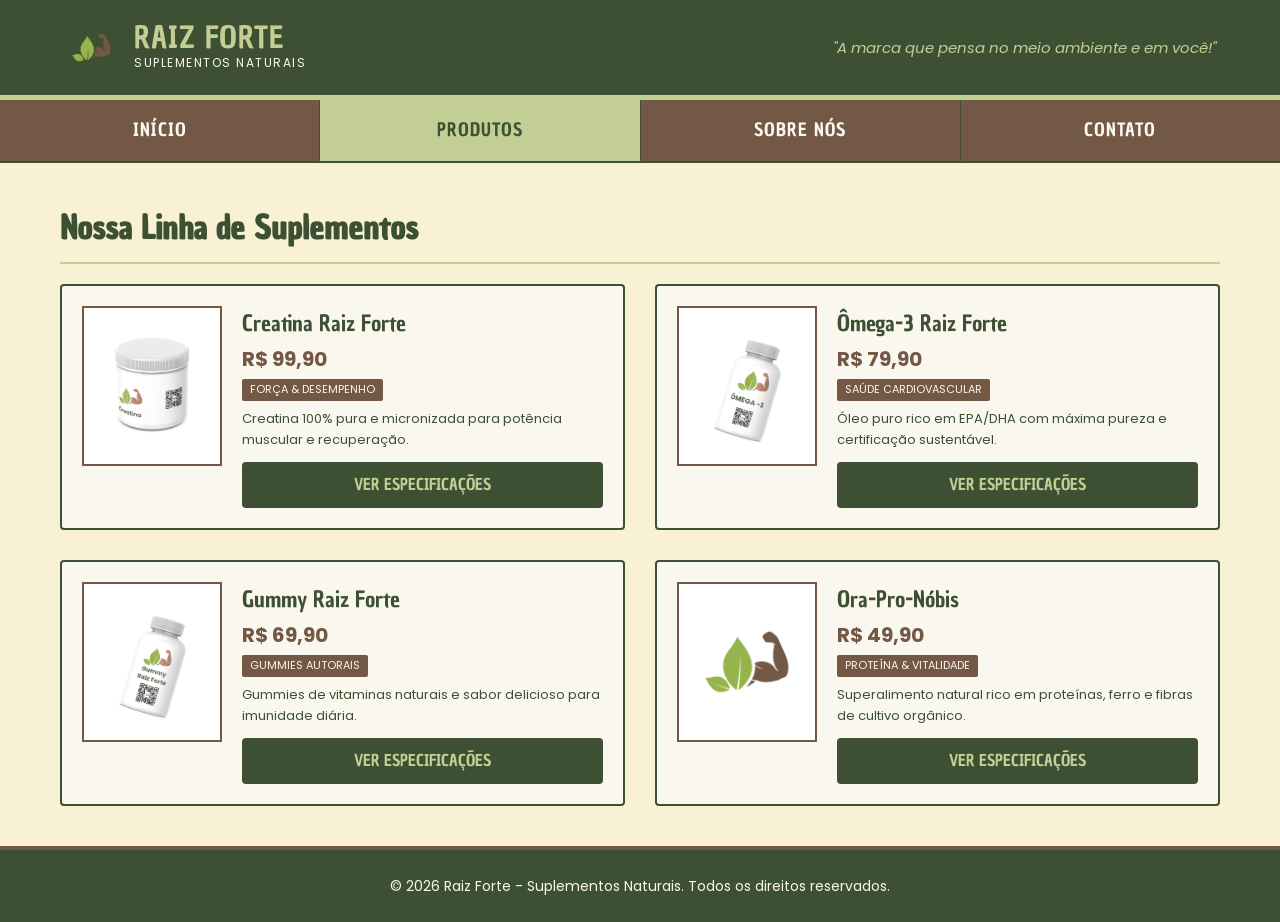
<file: produtos.html>
<!DOCTYPE html>
<html lang="pt-BR">
<head>
  <meta charset="UTF-8">
  <meta name="viewport" content="width=device-width, initial-scale=1.0">
  <title>Nossos Produtos - Raiz Forte</title>
  <link rel="preconnect" href="https://fonts.googleapis.com">
  <link rel="preconnect" href="https://fonts.gstatic.com" crossorigin>
  <link href="https://fonts.googleapis.com/css2?family=Chau+Philomene+One:ital@0;1&family=Poppins:ital,wght@0,400;0,600;0,700;1,400&display=swap" rel="stylesheet">
  <link rel="stylesheet" href="assets/css/style.css">
</head>
<body>

  <div id="wrapper">
    
    <header id="site-header">
      <a href="index.html" class="header-brand">
        <img src="assets/imgs/logo.png" alt="Raiz Forte Logo" class="logo-img">
        <div class="logo-text">
          <div class="logo-title">Raiz Forte</div>
          <div class="logo-subtitle">Suplementos Naturais</div>
        </div>
      </a>
      <div class="header-slogan">
        "A marca que pensa no meio ambiente e em você!"
      </div>
    </header>

    <nav id="nav-bar">
      <a href="index.html" class="nav-item">Início</a>
      <a href="produtos.html" class="nav-item active">Produtos</a>
      <a href="sobre.html" class="nav-item">Sobre Nós</a>
      <a href="contato.html" class="nav-item">Contato</a>
    </nav>


    <main>
      <h2 style="font-family: 'Chau Philomene One', sans-serif; font-size: 32px; color: #3D5033; margin-bottom: 20px; border-bottom: 2px solid #C3CE94; padding-bottom: 8px;">
        Nossa Linha de Suplementos
      </h2>

      <div class="products-grid">
        <!-- Produto 1: Creatina -->
        <div class="prod-card">
          <div class="prod-img-box">
            <img src="assets/imgs/creatina.png" alt="Creatina Raiz Forte">
          </div>
          <div class="prod-info">
            <div class="prod-title">Creatina Raiz Forte</div>
            <div class="prod-price">R$ 99,90</div>
            <div class="prod-tag">Força & Desempenho</div>
            <div class="prod-desc">Creatina 100% pura e micronizada para potência muscular e recuperação.</div>
            <a href="creatina.html" class="btn-detail">
              Ver Especificações
            </a>
          </div>
        </div>

        <!-- Produto 2: Ômega 3 -->
        <div class="prod-card">
          <div class="prod-img-box">
            <img src="assets/imgs/omega3.png" alt="Ômega-3 Raiz Forte">
          </div>
          <div class="prod-info">
            <div class="prod-title">Ômega-3 Raiz Forte</div>
            <div class="prod-price">R$ 79,90</div>
            <div class="prod-tag">Saúde Cardiovascular</div>
            <div class="prod-desc">Óleo puro rico em EPA/DHA com máxima pureza e certificação sustentável.</div>
            <a href="omega3.html" class="btn-detail">
              Ver Especificações
            </a>
          </div>
        </div>

        <!-- Produto 3: Gummy Raiz Forte -->
        <div class="prod-card">
          <div class="prod-img-box">
            <img src="assets/imgs/Gummyforte.png" alt="Gummy Raiz Forte">
          </div>
          <div class="prod-info">
            <div class="prod-title">Gummy Raiz Forte</div>
            <div class="prod-price">R$ 69,90</div>
            <div class="prod-tag">Gummies Autorais</div>
            <div class="prod-desc">Gummies de vitaminas naturais e sabor delicioso para imunidade diária.</div>
            <a href="gummy.html" class="btn-detail">
              Ver Especificações
            </a>
          </div>
        </div>

        <!-- Produto 4: Ora-Pro-Nóbis -->
        <div class="prod-card">
          <div class="prod-img-box">
            <img src="assets/imgs/logo.png" alt="Ora-Pro-Nóbis">
          </div>
          <div class="prod-info">
            <div class="prod-title">Ora-Pro-Nóbis</div>
            <div class="prod-price">R$ 49,90</div>
            <div class="prod-tag">Proteína & Vitalidade</div>
            <div class="prod-desc">Superalimento natural rico em proteínas, ferro e fibras de cultivo orgânico.</div>
            <a href="orapronobis.html" class="btn-detail">
              Ver Especificações
            </a>
          </div>
        </div>
      </div>
    </main>

    
    <footer id="site-footer">
      <p>&copy; 2026 Raiz Forte - Suplementos Naturais. Todos os direitos reservados.</p>
      
    </footer>

  </div>

</body>
</html>
</file>
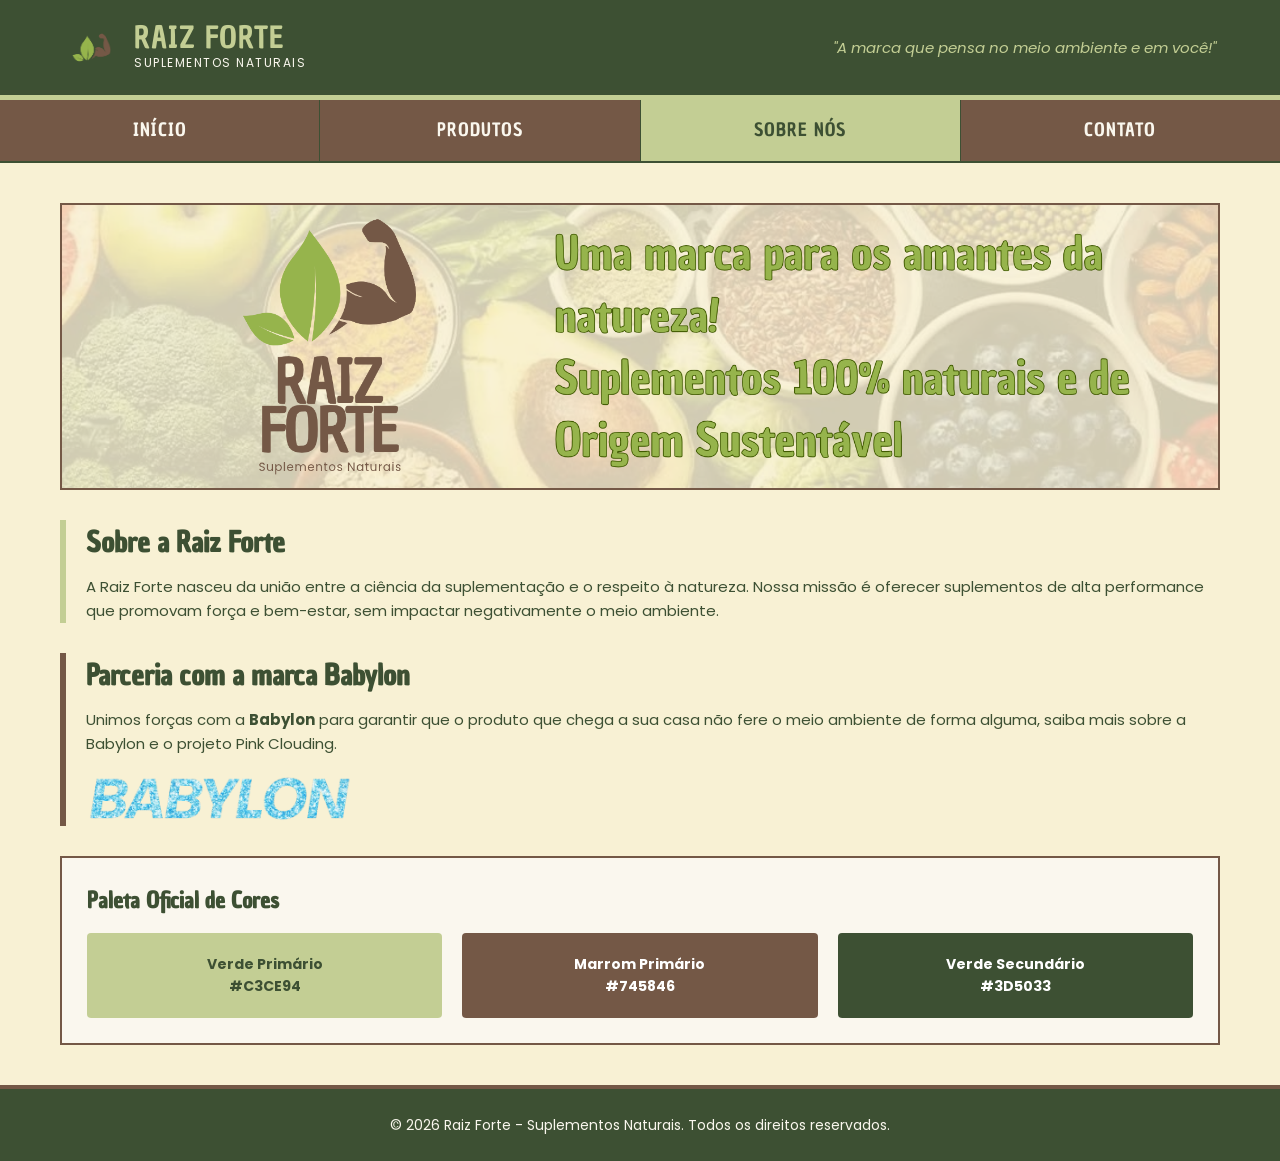
<file: sobre.html>
<!DOCTYPE html>
<html lang="pt-BR">
<head>
  <meta charset="UTF-8">
  <meta name="viewport" content="width=device-width, initial-scale=1.0">
  <title>Sobre Nós - Raiz Forte</title>
  <link rel="preconnect" href="https://fonts.googleapis.com">
  <link rel="preconnect" href="https://fonts.gstatic.com" crossorigin>
  <link href="https://fonts.googleapis.com/css2?family=Chau+Philomene+One:ital@0;1&family=Poppins:ital,wght@0,400;0,600;0,700;1,400&display=swap" rel="stylesheet">
  <link rel="stylesheet" href="assets/css/style.css">
</head>
<body>

  <div id="wrapper">
    
    <header id="site-header">
      <a href="index.html" class="header-brand">
        <img src="assets/imgs/logo.png" alt="Raiz Forte Logo" class="logo-img">
        <div class="logo-text">
          <div class="logo-title">Raiz Forte</div>
          <div class="logo-subtitle">Suplementos Naturais</div>
        </div>
      </a>
      <div class="header-slogan">
        "A marca que pensa no meio ambiente e em você!"
      </div>
    </header>

    <nav id="nav-bar">
      <a href="index.html" class="nav-item">Início</a>
      <a href="produtos.html" class="nav-item">Produtos</a>
      <a href="sobre.html" class="nav-item active">Sobre Nós</a>
      <a href="contato.html" class="nav-item">Contato</a>
    </nav>


    <main>
      <div class="logo-showcase">
        <img src="assets/imgs/Banner (1).png" alt="Símbolo Raiz Forte">
      </div>

      <div class="about-box">
        <h2>Sobre a Raiz Forte</h2>
        <p>A Raiz Forte nasceu da união entre a ciência da suplementação e o respeito à natureza. Nossa missão é oferecer suplementos de alta performance que promovam força e bem-estar, sem impactar negativamente o meio ambiente.</p>
      </div>

      <div class="about-box" style="border-color: #745846;">
        <h2>Parceria com a marca Babylon</h2>
        <p>Unimos forças com a <strong>Babylon</strong> para garantir que o produto que chega a sua casa não fere o meio ambiente de forma alguma, saiba mais sobre a Babylon e o projeto Pink Clouding.</p>
        
        
        <div style="margin-top: 20px;">
          <a href="babylon/index.html" style="display: inline-block; text-decoration: none;">
            <img src="assets/imgs/babylonlogo.png" alt="Logo Babylon" style="max-height: 50px; width: auto; vertical-align: middle; transition: opacity 0.2s ease;">
          </a>
        </div>
      </div>

      <div class="palette-box">
        <h3 style="font-family: 'Chau Philomene One', sans-serif; color: #3D5033; font-size: 22px;">Paleta Oficial de Cores</h3>
        <div class="palette-grid">
          <div class="color-swatch" style="background-color: #C3CE94; color: #3D5033;">Verde Primário<br>#C3CE94</div>
          <div class="color-swatch" style="background-color: #745846;">Marrom Primário<br>#745846</div>
          <div class="color-swatch" style="background-color: #3D5033;">Verde Secundário<br>#3D5033</div>
        </div>
      </div>
    </main>

    
    <footer id="site-footer">
      <p>&copy; 2026 Raiz Forte - Suplementos Naturais. Todos os direitos reservados.</p>
      
    </footer>

  </div>

</body>
</html>
</file>
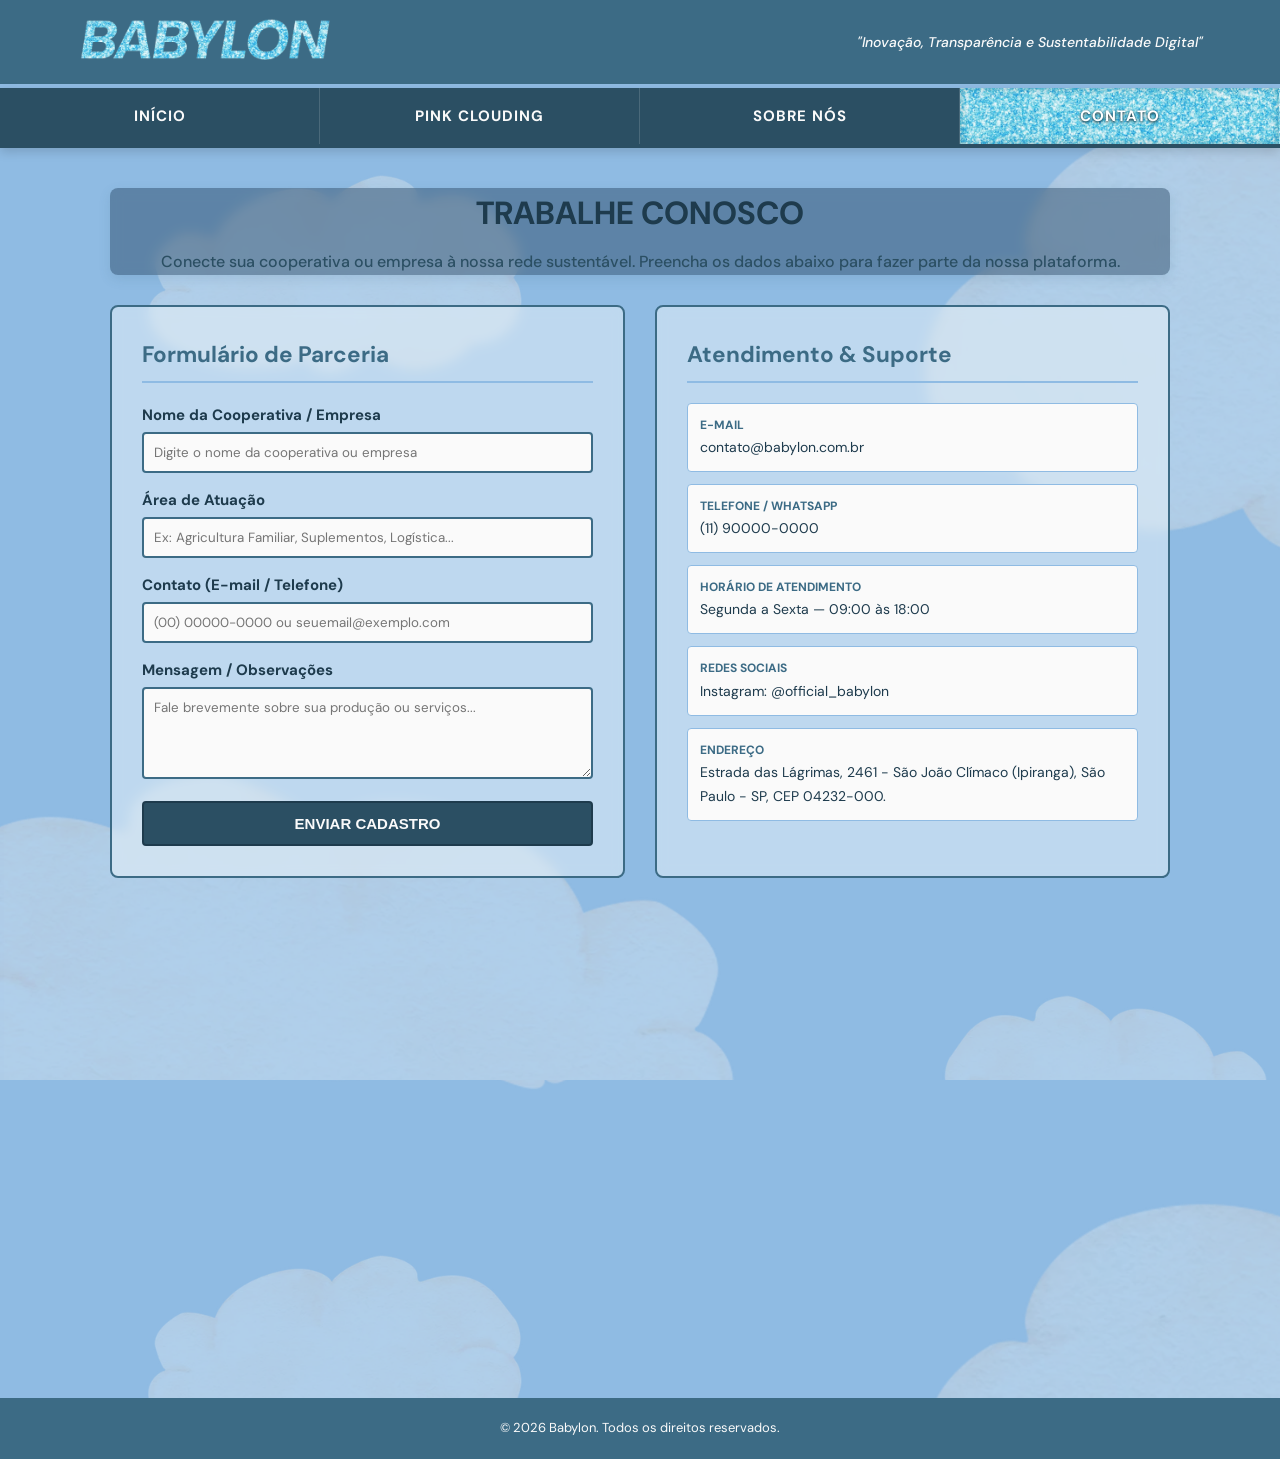
<file: babylon/contato.html>
<!DOCTYPE html>
<html lang="pt-BR">

<head>
  <meta charset="UTF-8">
  <meta name="viewport" content="width=device-width, initial-scale=1.0">
  <title>Trabalhe Conosco - Babylon</title>
  <link rel="preconnect" href="https://fonts.googleapis.com">
  <link rel="preconnect" href="https://fonts.gstatic.com" crossorigin>
  <link href="https://fonts.googleapis.com/css2?family=DM+Sans:wght@400;500;700&display=swap" rel="stylesheet">
  <link rel="stylesheet" href="assets/css/style-babylon.css">
</head>

<body>

  <div id="wrapper">

    <!-- Header estilo Raiz Forte -->
    <header id="site-header">
      <a href="index.html" class="header-brand">
        <img src="assets/imgs/logo.png" alt="Babylon Logo" class="logo-img">
      </a>
      <div class="header-slogan">
        "Inovação, Transparência e Sustentabilidade Digital"
      </div>
    </header>

    <!-- Navegação em largura total -->
    <nav id="nav-bar">
      <a href="index.html" class="nav-item">Início</a>
      <a href="pink-clouding.html" class="nav-item">Pink Clouding</a>
      <a href="sobre.html" class="nav-item">Sobre Nós</a>
      <a href="contato.html" class="nav-item active">Contato</a>
    </nav>

    <main>
      <!-- Hero Banner Translúcido: Trabalhe Conosco -->
      <section class="hero-banner">
        <h1>Trabalhe Conosco</h1>
        <p>Conecte sua cooperativa ou empresa à nossa rede sustentável. Preencha os dados abaixo para fazer parte da
          nossa plataforma.</p>
      </section>

      <div class="careers-container">
        <!-- Formulário de Parceria -->
        <div class="form-box-side">
          <h2>Formulário de Parceria</h2>
          <form action="#" method="post">
            <div class="form-group">
              <label for="cooperativa">Nome da Cooperativa / Empresa</label>
              <input type="text" id="cooperativa" name="cooperativa"
                placeholder="Digite o nome da cooperativa ou empresa" required>
            </div>

            <div class="form-group">
              <label for="area">Área de Atuação</label>
              <input type="text" id="area" name="area" placeholder="Ex: Agricultura Familiar, Suplementos, Logística..."
                required>
            </div>

            <div class="form-group">
              <label for="contato">Contato (E-mail / Telefone)</label>
              <input type="text" id="contato" name="contato" placeholder="(00) 00000-0000 ou seuemail@exemplo.com"
                required>
            </div>

            <div class="form-group">
              <label for="mensagem">Mensagem / Observações</label>
              <textarea id="mensagem" name="mensagem" rows="4"
                placeholder="Fale brevemente sobre sua produção ou serviços..."></textarea>
            </div>

            <button type="submit" class="btn-submit">Enviar Cadastro</button>
          </form>
        </div>

        <!-- Painel de Informações Laterais -->
        <div class="info-box-side">
          <h2>Atendimento & Suporte</h2>

          <div class="info-item">
            <strong>E-mail</strong>
            <span>contato@babylon.com.br</span>
          </div>

          <div class="info-item">
            <strong>Telefone / WhatsApp</strong>
            <span>(11) 90000-0000</span>
          </div>

          <div class="info-item">
            <strong>Horário de Atendimento</strong>
            <span>Segunda a Sexta — 09:00 às 18:00</span>
          </div>

          <div class="info-item">
            <strong>Redes Sociais</strong>
            <span>Instagram: @official_babylon</span>
          </div>

          <div class="info-item">
            <strong>Endereço</strong>
            <span>Estrada das Lágrimas, 2461 - São João Clímaco (Ipiranga), São Paulo - SP, CEP 04232-000.</span>
          </div>

        </div class=info-box-side>
        <iframe
          src="https://www.google.com/maps/embed?pb=!1m18!1m12!1m3!1d3655.4911221274892!2d-46.59405612591896!3d-23.622576563841626!2m3!1f0!2f0!3f0!3m2!1i1024!2i768!4f13.1!3m3!1m2!1s0x94ce5c9dcb25bf6b%3A0xd37d9129d7f88db2!2sEstr.%20das%20L%C3%A1grimas%2C%202461%20-%20Ipiranga%2C%20S%C3%A3o%20Paulo%20-%20SP%2C%2004244-000!5e0!3m2!1spt-BR!2sbr!4v1793278569411!5m2!1spt-BR!2sbr"
          width="600" height="450" style="border:0;" allowfullscreen="" loading="lazy"
          referrerpolicy="strict-origin-when-cross-origin">
        </iframe>
      </div>
  </div>
  </main>


  <footer id="site-footer">
    <p>&copy; 2026 Babylon. Todos os direitos reservados.</p>
  </footer>

  </div>

</body>

</html>
</file>
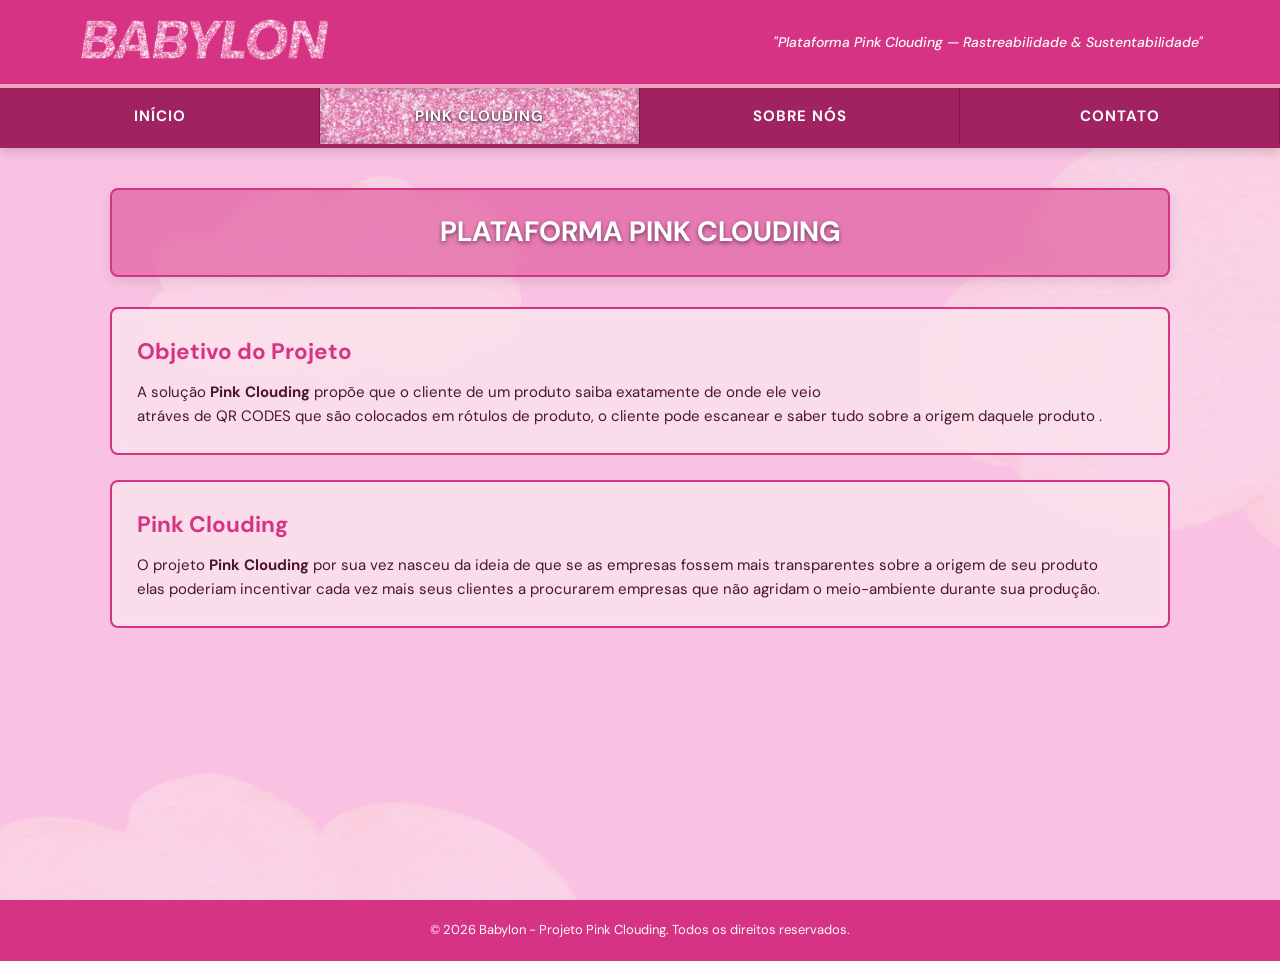
<file: babylon/pink-clouding.html>
<!DOCTYPE html>
<html lang="pt-BR">
<head>
  <meta charset="UTF-8">
  <meta name="viewport" content="width=device-width, initial-scale=1.0">
  <title>Pink Clouding - Babylon</title>
  <link rel="preconnect" href="https://fonts.googleapis.com">
  <link rel="preconnect" href="https://fonts.gstatic.com" crossorigin>
  <link href="https://fonts.googleapis.com/css2?family=DM+Sans:wght@400;500;700&display=swap" rel="stylesheet">
  <link rel="stylesheet" href="assets/css/style-babylon.css">
</head>
<body class="pink-theme">

  <div id="wrapper">
    
    <header id="site-header">
      <a href="index.html" class="header-brand">
        <img src="assets/imgs/logopink.png" alt="Babylon Logo" class="logo-img">
      </a>
      <div class="header-slogan">
        "Plataforma Pink Clouding — Rastreabilidade & Sustentabilidade"
      </div>
    </header>

    <nav id="nav-bar">
      <a href="index.html" class="nav-item">Início</a>
      <a href="pink-clouding.html" class="nav-item active-pink">Pink Clouding</a>
      <a href="sobre.html" class="nav-item">Sobre Nós</a>
      <a href="contato.html" class="nav-item">Contato</a>
    </nav>

    <main>
      <div class="title-card-bg">
        <h1>Plataforma Pink Clouding</h1>
      </div>

      <div class="about-box">
        <h2>Objetivo do Projeto</h2>
        <p>A solução <Strong>Pink Clouding</Strong> propõe que o cliente de um produto saiba exatamente de onde ele veio<br>
         atráves de QR CODES que são colocados em rótulos de produto, o cliente pode escanear e saber tudo sobre a origem daquele produto .</p>
      </div>
       <div class="about-box">
        <h2>Pink Clouding</h2>
        <p>O projeto <strong>Pink Clouding</strong> por sua vez nasceu da ideia de que se as empresas fossem mais transparentes sobre a origem de seu produto<br>
        elas poderiam incentivar cada vez mais seus clientes a procurarem empresas que não agridam o meio-ambiente durante sua produção.</p>
      </div>
       
      </main>
</div>
    <footer id="site-footer">
      <p>&copy; 2026 Babylon - Projeto Pink Clouding. Todos os direitos reservados.</p>
    </footer>

  </div>

</body>
</html>
</file>
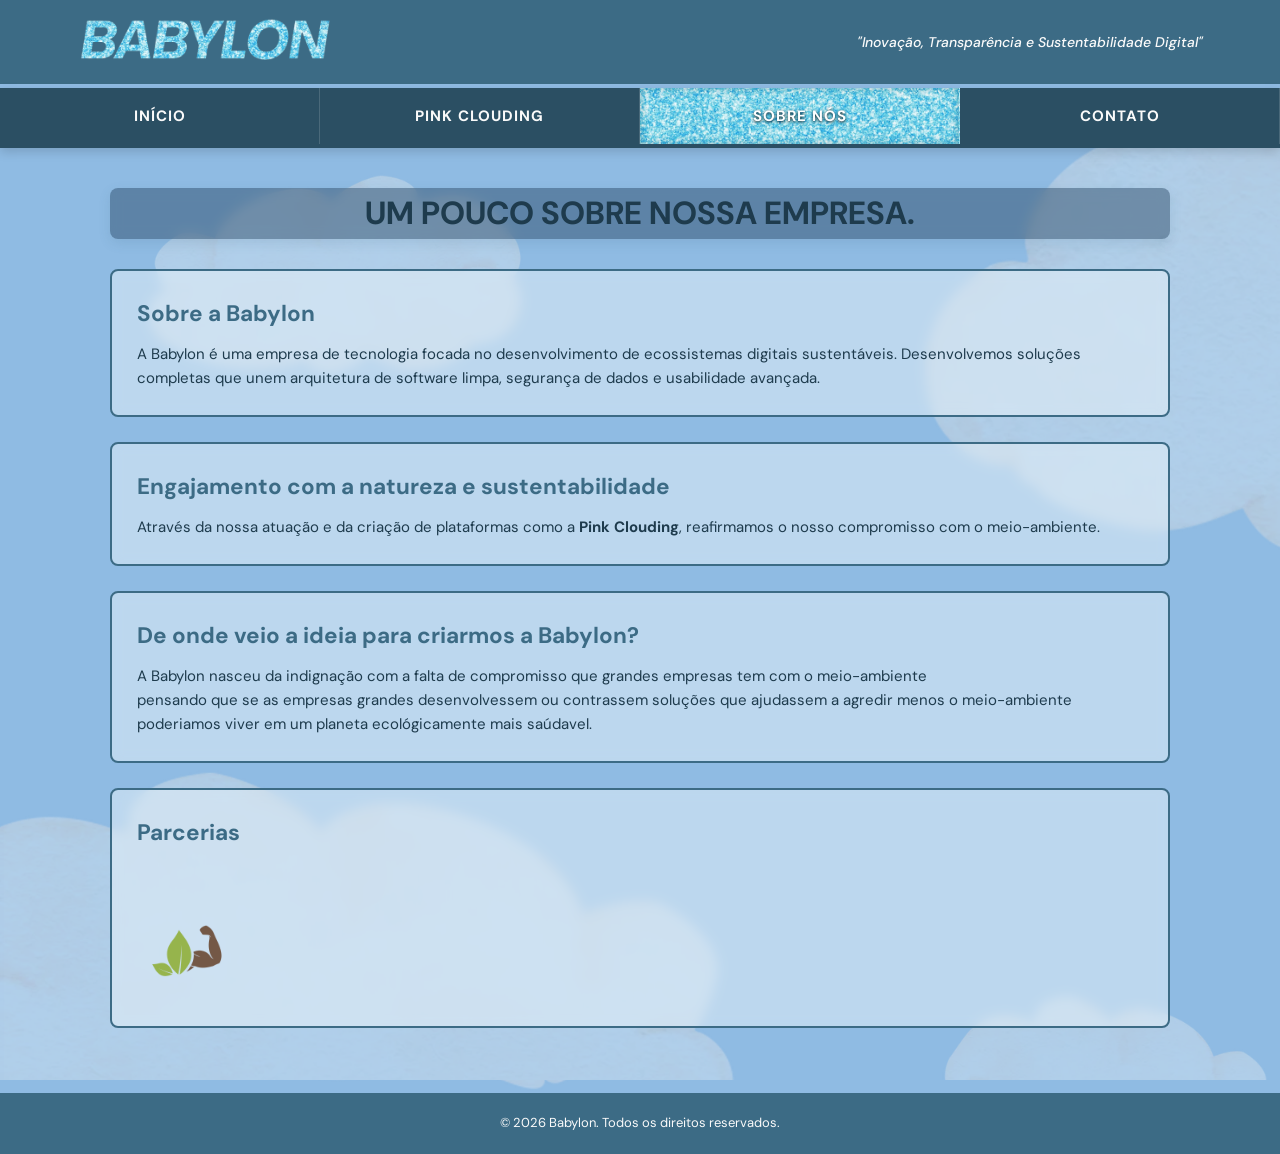
<file: babylon/sobre.html>
<!DOCTYPE html>
<html lang="pt-BR">
<head>
  <meta charset="UTF-8">
  <meta name="viewport" content="width=device-width, initial-scale=1.0">
  <title>Sobre Nós - Babylon</title>
  <link rel="preconnect" href="https://fonts.googleapis.com">
  <link rel="preconnect" href="https://fonts.gstatic.com" crossorigin>
  <link href="https://fonts.googleapis.com/css2?family=DM+Sans:wght@400;500;700&display=swap" rel="stylesheet">
  <link rel="stylesheet" href="assets/css/style-babylon.css">
</head>
<body>

  <div id="wrapper">
    
    <header id="site-header">
      <a href="index.html" class="header-brand">
        <img src="assets/imgs/logo.png" alt="Babylon Logo" class="logo-img">
      </a>
      <div class="header-slogan">
        "Inovação, Transparência e Sustentabilidade Digital"
      </div>
    </header>

    <nav id="nav-bar">
      <a href="index.html" class="nav-item">Início</a>
      <a href="pink-clouding.html" class="nav-item">Pink Clouding</a>
      <a href="sobre.html" class="nav-item active">Sobre Nós</a>
      <a href="contato.html" class="nav-item">Contato</a>
    </nav>

    <main>
      <section class="hero-banner">
        <h1>Um pouco sobre nossa empresa.</h1>
        
      </section>
      <div class="about-box">
        <h2>Sobre a Babylon</h2>
        <p>A Babylon é uma empresa de tecnologia focada no desenvolvimento de ecossistemas digitais sustentáveis. Desenvolvemos soluções completas que unem arquitetura de software limpa, segurança de dados e usabilidade avançada.</p>
      </div>

      <div class="about-box">
        <h2>Engajamento com a natureza e sustentabilidade</h2>
        <p>Através da nossa atuação e da criação de plataformas como a <strong>Pink Clouding</strong>, reafirmamos o nosso compromisso com o meio-ambiente.</p>
      </div>

      <div class="about-box">
        <h2>De onde veio a ideia para criarmos a Babylon?</h2>
        <p>A Babylon nasceu da indignação com a falta de compromisso que grandes empresas tem com o meio-ambiente <br>
        pensando que se as empresas grandes desenvolvessem ou contrassem soluções que ajudassem a agredir menos o meio-ambiente<br>
       poderiamos viver em um planeta ecológicamente mais saúdavel.</p>
      </div>
    <div class="about-box">
    <h2>Parcerias</h2>
    <div style="margin-top: 50px;">
      <a href="../index.html" style="display: inline-block; text-decoration: none;">
        <img src="assets/imgs/logoRF.png" alt="Logo Raiz Forte" style="max-height: 100px; width: auto; vertical-align: middle; transition: opacity 0.2s ease;">
      </a>
    </div>
</div>
</main>
      

    <footer id="site-footer">
      <p>&copy; 2026 Babylon. Todos os direitos reservados.</p>
    </footer>

  </div>

</body>
</html>
</file>
<file: assets/css/style.css>
* {
  box-sizing: border-box;
  margin: 0;
  padding: 0;
}

html, body {
  width: 100%;
  min-height: 100vh;
  background-color: #f8f1d4;
  color: #3D5033;
  font-family: 'Poppins', sans-serif;
  font-size: 15px;
  line-height: 1.6;
}

#wrapper {
  width: 100%;
  min-height: 100vh;
  background-color: #f8f1d4;
  margin: 0;
  display: flex;
  flex-direction: column;
}

/* Header */
#site-header {
  background-color: #3D5033;
  color: #FFFFFF;
  padding: 20px 5%;
  border-bottom: 5px solid #C3CE94;
  display: flex;
  justify-content: space-between;
  align-items: center;
  flex-wrap: wrap;
}

.header-brand {
  display: flex;
  align-items: center;
  gap: 15px;
  text-decoration: none;
}

.logo-img {
  height: 55px;
  width: auto;
}

.logo-title {
  font-family: 'Chau Philomene One', sans-serif;
  font-size: 30px;
  color: #C3CE94;
  line-height: 1;
  text-transform: uppercase;
  letter-spacing: 1px;
}

.logo-subtitle {
  font-family: 'Poppins', sans-serif;
  font-size: 12px;
  color: #FAF7EE;
  text-transform: uppercase;
  letter-spacing: 1.5px;
}

.header-slogan {
  font-style: italic;
  color: #C3CE94;
  font-size: 15px;
}

/* Navegação */
#nav-bar {
  background-color: #745846;
  border-bottom: 2px solid #3D5033;
  display: flex;
  width: 100%;
}

.nav-item {
  flex: 1;
  text-align: center;
  padding: 16px 0;
  color: #FAF7EE;
  font-family: 'Chau Philomene One', sans-serif;
  font-size: 18px;
  text-transform: uppercase;
  letter-spacing: 1px;
  text-decoration: none;
  border-right: 1px solid #3D5033;
  background-color: #745846;
  transition: background-color 0.2s ease, color 0.2s ease;
}

.nav-item:last-child {
  border-right: none;
}

.nav-item:hover, .nav-item.active {
  background-color: #C3CE94;
  color: #3D5033;
}

/* Conteúdo Principal */
main {
  flex: 1;
  width: 100%;
  max-width: 1200px;
  margin: 0 auto;
  padding: 40px 20px;
}

/* Banner e Cards da Home */
.hero-banner {
  background-color: #C3CE94;
  border: 2px solid #3D5033;
  padding: 50px 20px;
  margin-bottom: 40px;
  text-align: center;
  border-radius: 4px;
}

.hero-banner h1 {
  font-family: 'Chau Philomene One', sans-serif;
  font-size: 42px;
  color: #3D5033;
  margin-bottom: 10px;
  text-transform: uppercase;
}

.hero-banner p {
  font-size: 18px;
  color: #745846;
  font-weight: 600;
}

.card-grid {
  display: flex;
  gap: 30px;
  justify-content: space-between;
  flex-wrap: wrap;
}

.card {
  flex: 1;
  min-width: 280px;
  border: 2px solid #745846;
  background-color: #f8f1d4;
  padding: 25px;
  text-align: center;
  border-radius: 4px;
}

.card-icon {
  font-size: 45px;
  margin-bottom: 10px;
}

.card h3 {
  font-family: 'Chau Philomene One', sans-serif;
  color: #3D5033;
  font-size: 24px;
  margin-bottom: 10px;
}

/* Grid de Produtos */
.products-grid {
  display: flex;
  flex-wrap: wrap;
  gap: 30px;
  margin-top: 20px;
}

.prod-card {
  flex: 1 1 calc(50% - 15px);
  min-width: 320px;
  border: 2px solid #3D5033;
  background-color: #FAF7EE;
  padding: 20px;
  display: flex;
  gap: 20px;
  border-radius: 4px;
}

.prod-img-box {
  width: 140px;
  height: 160px;
  background-color: #ffffff;
  border: 2px solid #745846;
  display: flex;
  align-items: center;
  justify-content: center;
  padding: 8px;
  flex-shrink: 0;
}

.prod-img-box img {
  max-width: 100%;
  max-height: 100%;
  object-fit: contain;
}

.prod-info {
  flex: 1;
  display: flex;
  flex-direction: column;
}

.prod-title {
  font-family: 'Chau Philomene One', sans-serif;
  font-size: 22px;
  color: #3D5033;
}

.prod-price {
  font-size: 20px;
  font-weight: bold;
  color: #745846;
  margin-top: 2px;
}

.prod-tag {
  align-self: flex-start;
  background-color: #745846;
  color: #FAF7EE;
  font-size: 11px;
  padding: 2px 8px;
  margin-top: 4px;
  margin-bottom: 8px;
  text-transform: uppercase;
  border-radius: 2px;
}

.prod-desc {
  font-size: 13px;
  color: #3D5033;
  margin-bottom: 12px;
}

.btn-detail {
  display: inline-block;
  text-align: center;
  background-color: #3D5033;
  color: #C3CE94;
  font-family: 'Chau Philomene One', sans-serif;
  font-size: 16px;
  padding: 10px 18px;
  text-transform: uppercase;
  text-decoration: none;
  cursor: pointer;
  border: none;
  margin-top: auto;
  border-radius: 4px;
  transition: background-color 0.2s ease, color 0.2s ease;
}

.btn-detail:hover {
  background-color: #745846;
  color: #FAF7EE;
}

/* Sobre Nós */
.about-box {
  border-left: 6px solid #C3CE94;
  padding-left: 20px;
  margin-bottom: 30px;
}

.about-box h2 {
  font-family: 'Chau Philomene One', sans-serif;
  font-size: 28px;
  color: #3D5033;
  margin-bottom: 10px;
}

.logo-showcase {
  text-align: center;
  background-color: #FAF7EE;
  border: 2px solid #745846;
  padding: 0; 
  margin-bottom: 30px;
  overflow: hidden; 
}

.logo-showcase img {
  width: 100%;
  height: auto;
  display: block; 
  margin-bottom: 0;
}

.palette-box {
  background-color: #FAF7EE;
  border: 2px solid #745846;
  padding: 25px;
  margin-top: 20px;
}

.palette-grid {
  display: flex;
  gap: 20px;
  margin-top: 15px;
}

.color-swatch {
  flex: 1;
  padding: 20px;
  color: #FFF;
  font-weight: bold;
  text-align: center;
  font-size: 14px;
  border-radius: 4px;
}

/* Contato */
.contact-container {
  display: flex;
  gap: 40px;
  flex-wrap: wrap;
}

.contact-left, .contact-right {
  flex: 1;
  min-width: 300px;
}

.form-group {
  margin-bottom: 15px;
}

.form-group label {
  display: block;
  font-weight: 600;
  color: #3D5033;
  margin-bottom: 5px;
}

.form-group input,
.form-group textarea,
.form-group select {
  width: 100%;
  padding: 12px;
  border: 2px solid #745846;
  background-color: #FAF7EE;
  font-family: 'Poppins', sans-serif;
  font-size: 14px;
  color: #3D5033;
  border-radius: 4px;
}

.btn-submit {
  background-color: #3D5033;
  color: #C3CE94;
  font-family: 'Chau Philomene One', sans-serif;
  font-size: 18px;
  padding: 12px 30px;
  border: none;
  cursor: pointer;
  text-transform: uppercase;
  border-radius: 4px;
}

.btn-submit:hover {
  background-color: #745846;
  color: #FAF7EE;
}

.info-card {
  background-color: #C3CE94;
  border: 2px solid #3D5033;
  padding: 20px;
  margin-bottom: 20px;
  border-radius: 4px;
}

.info-card h4 {
  font-family: 'Chau Philomene One', sans-serif;
  font-size: 20px;
  color: #3D5033;
  margin-bottom: 8px;
}

/* Carrinho */
.cart-notice {
  background-color: #FAF7EE;
  border: 2px dashed #745846;
  padding: 15px;
  color: #745846;
  font-size: 14px;
  margin-bottom: 30px;
  text-align: center;
  font-weight: 600;
  border-radius: 4px;
}

.cart-table {
  width: 100%;
  border-collapse: collapse;
  margin-bottom: 30px;
}

.cart-table th {
  background-color: #3D5033;
  color: #C3CE94;
  font-family: 'Chau Philomene One', sans-serif;
  padding: 14px;
  text-align: left;
  font-size: 17px;
}

.cart-table td {
  padding: 16px 14px;
  border-bottom: 1px solid #C3CE94;
  vertical-align: middle;
}

.cart-item-img {
  width: 55px;
  height: 55px;
  object-fit: contain;
  border: 1px solid #745846;
  background-color: #FFF;
  vertical-align: middle;
  margin-right: 12px;
}

.cart-flex-bottom {
  display: flex;
  justify-content: space-between;
  align-items: flex-start;
  gap: 30px;
  flex-wrap: wrap;
}

.btn-back {
  display: inline-block;
  background-color: #3D5033;
  color: #C3CE94;
  font-family: 'Chau Philomene One', sans-serif;
  font-size: 16px;
  padding: 12px 24px;
  text-transform: uppercase;
  text-decoration: none;
  cursor: pointer;
  border-radius: 4px;
}

.btn-back:hover {
  background-color: #745846;
  color: #FAF7EE;
}

.cart-summary {
  width: 340px;
  background-color: #FAF7EE;
  border: 2px solid #3D5033;
  padding: 20px;
  border-radius: 4px;
}

.cart-summary h3 {
  font-family: 'Chau Philomene One', sans-serif;
  color: #3D5033;
  font-size: 22px;
  margin-bottom: 15px;
  border-bottom: 2px solid #C3CE94;
  padding-bottom: 5px;
}

.cart-row {
  display: flex;
  justify-content: space-between;
  margin-bottom: 10px;
  font-size: 15px;
}

/* Páginas Individuais dos Produtos */
.breadcrumb {
  font-size: 14px;
  margin-bottom: 20px;
  color: #745846;
}

.breadcrumb a {
  color: #3D5033;
  text-decoration: none;
  font-weight: 600;
}

.product-page-container {
  display: flex;
  gap: 40px;
  align-items: flex-start;
  flex-wrap: wrap;
}

.product-details-col {
  flex: 1.2;
  min-width: 320px;
  background-color: #FAF7EE;
  border: 2px solid #3D5033;
  padding: 30px;
  border-radius: 4px;
}

.product-header {
  display: flex;
  gap: 25px;
  margin-bottom: 25px;
  align-items: center;
}

.product-img-box {
  width: 180px;
  height: 200px;
  background-color: #ffffff;
  border: 2px solid #745846;
  display: flex;
  align-items: center;
  justify-content: center;
  padding: 10px;
  flex-shrink: 0;
}

.product-img-box img {
  max-width: 100%;
  max-height: 100%;
  object-fit: contain;
}

.product-title {
  font-family: 'Chau Philomene One', sans-serif;
  font-size: 32px;
  color: #3D5033;
}

.product-price {
  font-size: 26px;
  font-weight: bold;
  color: #745846;
  margin-top: 5px;
}

.product-tag {
  display: inline-block;
  background-color: #745846;
  color: #FAF7EE;
  font-size: 12px;
  padding: 3px 10px;
  margin-top: 8px;
  text-transform: uppercase;
  border-radius: 2px;
}

.specs-title {
  font-family: 'Chau Philomene One', sans-serif;
  font-size: 22px;
  color: #3D5033;
  border-bottom: 2px solid #C3CE94;
  padding-bottom: 5px;
  margin-top: 20px;
  margin-bottom: 12px;
}

.specs-list {
  list-style: none;
  margin-bottom: 20px;
}

.specs-list li {
  padding: 8px 0;
  border-bottom: 1px dashed #C3CE94;
  font-size: 14px;
}

.specs-list li strong {
  color: #745846;
}

/* Formuário de Compra nas Páginas de Produtos */
.buy-form-col {
  flex: 1;
  min-width: 300px;
  background-color: #FAF7EE;
  border: 2px solid #745846;
  padding: 25px;
  border-radius: 4px;
}

.buy-form-title {
  font-family: 'Chau Philomene One', sans-serif;
  font-size: 24px;
  color: #3D5033;
  margin-bottom: 15px;
  border-bottom: 2px solid #C3CE94;
  padding-bottom: 5px;
}

.btn-checkout {
  display: block;
  width: 100%;
  text-align: center;
  background-color: #3D5033;
  color: #C3CE94;
  font-family: 'Chau Philomene One', sans-serif;
  font-size: 18px;
  padding: 12px 0;
  text-transform: uppercase;
  border: none;
  margin-top: 15px;
  cursor: pointer;
  border-radius: 4px;
  transition: background-color 0.2s ease, color 0.2s ease;
}

.btn-checkout:hover {
  background-color: #745846;
  color: #FAF7EE;
}

.cart-icon-box {
  display: inline-block;
  width: 20px;
  height: 18px;
  vertical-align: middle;
  position: relative;
  margin-right: 6px;
}

.cart-icon-box img {
  position: absolute;
  top: 0; left: 0; width: 100%; height: 100%; object-fit: contain;
}

/* Footer */
#site-footer {
  background-color: #3D5033;
  color: #FAF7EE;
  text-align: center;
  padding: 25px 20px;
  border-top: 4px solid #745846;
  font-size: 14px;
  margin-top: auto;
}
</file>
<file: babylon/assets/css/style-babylon.css>
@import url('https://fonts.googleapis.com/css2?family=DM+Sans:wght@400;500;700&display=swap');

* {
  box-sizing: border-box;
  margin: 0;
  padding: 0;
}

body {
  width: 100%;
  min-height: 100vh;
  background-color: #dceaf5;
  background-image: url('../imgs/background.png');
  background-repeat: repeat;
  background-size: auto;
  color: #1e3b4d;
  font-family: 'DM Sans', sans-serif;
  font-size: 15px;
  line-height: 1.6;
}

#wrapper {
  width: 100%;
  min-height: 100vh; 
  flex-direction: column;
}

main {
  flex: 1; 
  width: 100%;
  max-width: 1100px;
  margin: 0 auto;
  padding: 40px 20px;
}

#site-header {
  background-color: #3C6B85;
  padding: 18px 6%;
  display: flex;
  justify-content: space-between;
  align-items: center;
  border-bottom: 4px solid #8FBBE3;
  box-shadow: 0 4px 15px rgba(0, 0, 0, 0.1);
}

.header-brand {
  display: flex;
  align-items: center;
  text-decoration: none;
}

.logo-img {
  height: 48px;
  width: auto;
  display: block;
}

.header-slogan {
  color: #FAFAFA;
  font-size: 14px;
  font-style: italic;
  font-weight: 500;
}


#nav-bar {
  width: 100%;
  background-color: #3C6B85;
  display: flex;
  justify-content: stretch;
  align-items: stretch;
  border-bottom: 4px solid #2b4f63;
  box-shadow: 0 4px 10px rgba(0,0,0,0.15);
}

.nav-item {
  flex: 1;
  text-align: center;
  padding: 16px 20px;
  color: #FAFAFA;
  font-weight: 700;
  font-size: 15px;
  text-transform: uppercase;
  letter-spacing: 1px;
  text-decoration: none;
  background-color: #2b4f63;
  border-right: 1px solid rgba(255, 255, 255, 0.15);
  
  display: flex;
  align-items: center;
  justify-content: center;
}


.nav-item:hover,
.nav-item.active {
  background-image: url('../imgs/glitter_blue.png');
  background-size: cover;
  background-position: center;
  color: #ffffff;
  text-shadow: 0 1px 3px rgba(0, 0, 0, 0.9);
  box-shadow: inset 0 0 10px rgba(0,0,0,0.2);
}


body.pink-theme #site-header {
  background-color: #d63384;
  border-bottom-color: #f7a8c4;
}

body.pink-theme #nav-bar {
  background-color: #d63384;
  border-bottom-color: #a02260;
}

body.pink-theme .nav-item {
  background-color: #a02260;
  border-color: #801a4c;
}

body.pink-theme .nav-item:hover,
body.pink-theme .nav-item.active-pink {
  background-image: url('../imgs/glitter_pink.png');
  background-size: cover;
  background-position: center;
  color: #ffffff;
  text-shadow: 0 1px 3px rgba(0, 0, 0, 0.9);
  box-shadow: inset 0 0 10px rgba(0,0,0,0.2);
}

main {
  flex: 1;
  width: 100%;
  max-width: 1100px;
  margin: 0 auto;
  padding: 40px 20px;
}

.hero-banner {
  background-color: rgba(35, 65, 94, 0.45); 
  margin-bottom: 30px;
  text-align: center;
  border-radius: 8px;
  box-shadow: 0 4px 12px rgba(60, 107, 133, 0.15);
  backdrop-filter: blur(6px); 
}

.hero-banner h1 {
  font-size: 32px;
  color: #1e3b4d;
  margin-bottom: 10px;
  text-transform: uppercase;
 
}

.hero-banner p {
  font-size: 16px;
  color: #2b4f63;
  font-weight: 500;
}


body.pink-theme .hero-banner {
  background-color: rgba(247, 168, 196, 0.45); 
  border-color: #d63384;
}

body.pink-theme .hero-banner h1 {
  color: #4a152d;
}

body.pink-theme .hero-banner p {
  color: #6d1b42;
}

.card-grid {
  display: flex;
  gap: 25px;
  flex-wrap: wrap;
}

.card {
  flex: 1;
  min-width: 280px;
  border: 2px solid #3C6B85;
  background-color: rgba(234, 243, 249, 0.82);
  padding: 25px;
  border-radius: 8px;
  box-shadow: 0 4px 10px rgba(0,0,0,0.05);
  backdrop-filter: blur(6px);
  text-align: center;
}

.card-icon {
  font-size: 32px;
  margin-bottom: 10px;
}

.card h3 {
  font-size: 20px;
  color: #3C6B85;
  margin-bottom: 10px;
  border-bottom: 2px solid #8FBBE3;
  padding-bottom: 6px;
}

.card p {
  color: #2b4f63;
  font-size: 14px;
  margin-bottom: 15px;
}

.btn-detail, .btn-submit {
  display: inline-block;
  background-color: #2b4f63;
  color: #FAFAFA;
  font-size: 14px;
  font-weight: 700;
  padding: 10px 20px;
  border: 2px solid #1e3b4d;
  border-radius: 4px;
  text-transform: uppercase;
  text-decoration: none;
  cursor: pointer;
  transition: background-color 0.2s ease;
}

.btn-submit {
  width: 100%;
  padding: 12px 20px;
  font-size: 15px;
}

.btn-detail:hover, .btn-submit:hover {
  background-color: #1e3b4d;
}


.title-card-bg {
  background-color: rgba(60, 107, 133, 0.50); 
  border: 2px solid #8FBBE3;
  padding: 20px;
  margin-bottom: 30px;
  text-align: center;
  border-radius: 8px;
  backdrop-filter: blur(6px);
  box-shadow: 0 4px 12px rgba(0, 0, 0, 0.1);
}

.title-card-bg h1 {
  color: #ffffff;
  font-size: 28px;
  text-transform: uppercase;
  text-shadow: 0 2px 4px rgba(0, 0, 0, 0.5); 
}
.products-grid {
  display: grid;
  grid-template-columns: repeat(auto-fit, minmax(240px, 1fr));
  gap: 20px;
}

.prod-card {
  border: 2px solid #3C6B85;
  background-color: rgba(234, 243, 249, 0.82);
  padding: 22px;
  border-radius: 8px;
  backdrop-filter: blur(6px);
}

.prod-title {
  font-size: 18px;
  font-weight: 700;
  color: #3C6B85;
}

.prod-tag {
  display: inline-block;
  font-size: 11px;
  font-weight: 700;
  background-color: #8FBBE3;
  color: #1e3b4d;
  padding: 2px 8px;
  border-radius: 4px;
  margin: 8px 0;
  text-transform: uppercase;
}

.prod-desc {
  font-size: 14px;
  color: #2b4f63;
}

.about-box {
  background-color: rgba(234, 243, 249, 0.50);
  border: 2px solid #3C6B85;
  padding: 25px;
  border-radius: 8px;
  margin-bottom: 25px;
  backdrop-filter: blur(6px);
}

.about-box h2 {
  color: #3C6B85;
  margin-bottom: 10px;
}

.palette-box {
  background-color: rgba(234, 243, 249, 0.82);
  border: 2px solid #3C6B85;
  padding: 25px;
  border-radius: 8px;
  backdrop-filter: blur(6px);
}

.palette-box h3 {
  color: #3C6B85;
  margin-bottom: 15px;
}

.palette-grid {
  display: grid;
  grid-template-columns: repeat(auto-fit, minmax(130px, 1fr));
  gap: 15px;
}

.color-swatch {
  padding: 15px;
  border-radius: 6px;
  font-size: 12px;
  font-weight: 700;
  text-align: center;
  box-shadow: 0 2px 5px rgba(0,0,0,0.1);
}

.careers-container {
  display: flex;
  gap: 30px;
  flex-wrap: wrap;
}

.form-box-side, .info-box-side {
  flex: 1;
  min-width: 300px;
  background-color: rgba(234, 243, 249, 0.52);
  border: 2px solid #3C6B85;
  padding: 30px;
  border-radius: 8px;
  backdrop-filter: blur(6px);
}

.form-box-side h2, .info-box-side h2 {
  color: #3C6B85;
  margin-bottom: 20px;
  border-bottom: 2px solid #8FBBE3;
  padding-bottom: 8px;
}

.form-group {
  margin-bottom: 15px;
}

.form-group label {
  display: block;
  font-weight: 700;
  color: #1e3b4d;
  margin-bottom: 5px;
}

.form-group input, .form-group textarea {
  width: 100%;
  padding: 10px;
  border: 2px solid #3C6B85;
  background-color: #FAFAFA;
  border-radius: 4px;
  font-family: inherit;
}

.info-item {
  background-color: #FAFAFA;
  padding: 12px;
  border: 1px solid #8FBBE3;
  border-radius: 4px;
  margin-bottom: 12px;
}

.info-item strong {
  display: block;
  color: #3C6B85;
  font-size: 12px;
  text-transform: uppercase;
}

.info-item span {
  color: #1e3b4d;
  font-size: 14px;
}


body.pink-theme {
  background-color: #fce8f0;
  background-image: url('../imgs/pinkbackground.png'); 
  background-repeat: repeat;
  background-size: auto;
  color: #4a152d;
}

body.pink-theme .title-card-bg {
  background-color: rgba(214, 51, 132, 0.50); 
   border-color: #d63384;
}

body.pink-theme .about-box,
body.pink-theme .prod-card,
body.pink-theme .form-box-side,
body.pink-theme .info-box-side {
  background-color: rgba(251, 227, 237, 0.82);
  border-color: #d63384;
}

body.pink-theme .about-box h2,
body.pink-theme .prod-title,
body.pink-theme .form-box-side h2,
body.pink-theme .info-box-side h2 {
  color: #d63384;
  border-bottom-color: #f7a8c4;
}

body.pink-theme .prod-tag {
  background-color: #f7a8c4;
  color: #4a152d;
}

body.pink-theme .btn-submit {
  background-color: #a02260;
  border-color: #801a4c;
}

body.pink-theme #site-footer {
  background-color: #d63384;
}

#site-footer {
  background-color: #3C6B85;
  color: #FAFAFA;
  text-align: center;
  padding: 20px;
  font-size: 13px;
  margin-top: auto;
}
</file>
